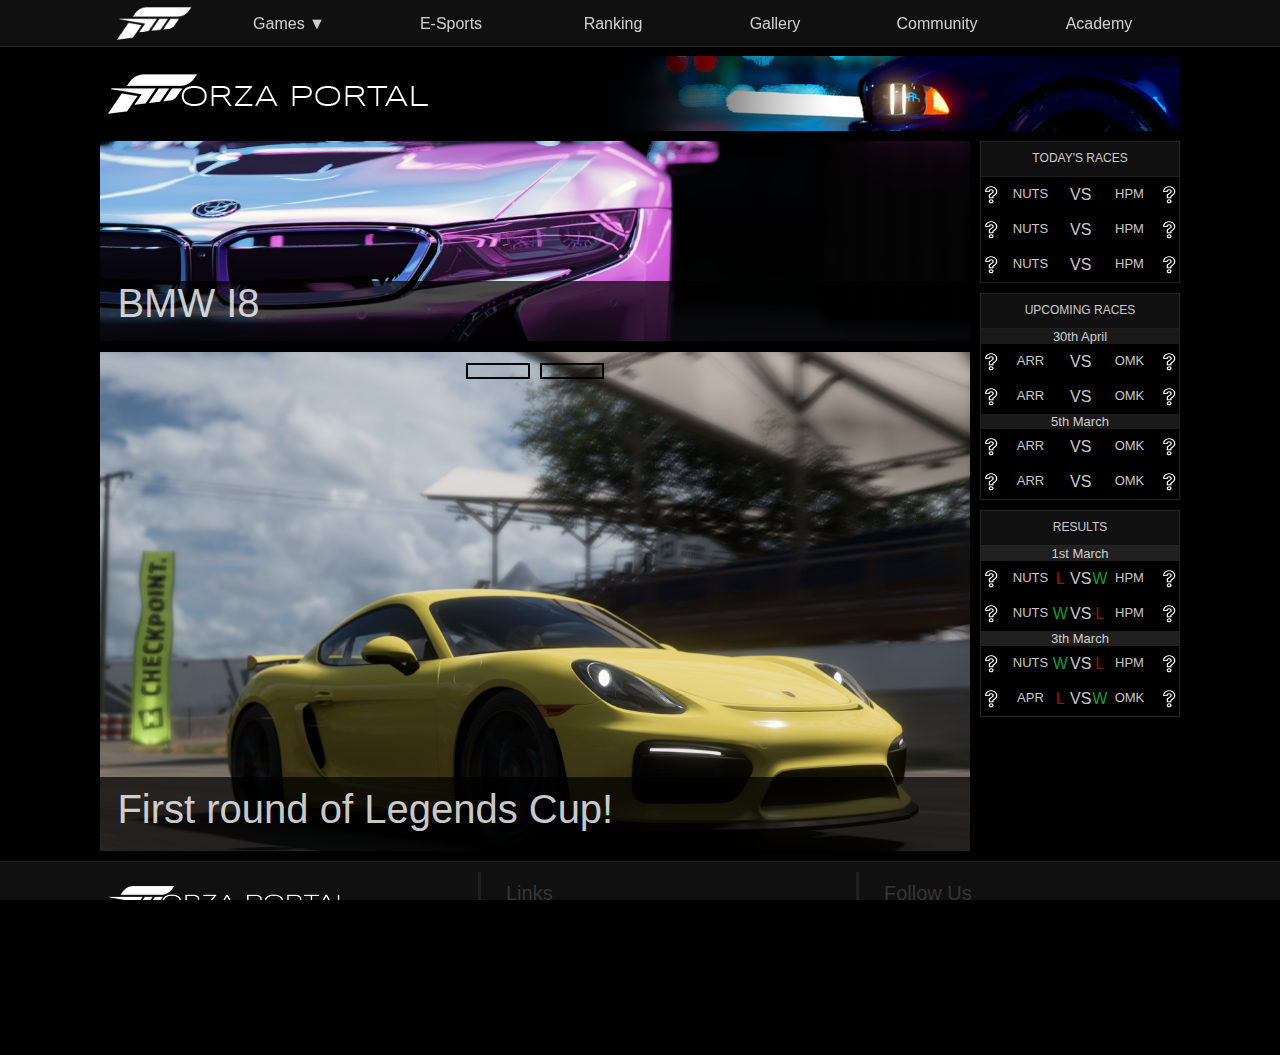
<file: index.html>
<!DOCTYPE html>
<html lang="en">
<head>
    <meta charset="UTF-8">
    <meta http-equiv="X-UA-Compatible" content="IE=edge">
    <meta name="viewport" content="width=device-width, initial-scale=1.0">
    <title>Forza-Portal</title>
    <link rel="icon" href="img/forzaicon.png">
    <link rel="stylesheet" href="footer.css">
    <link rel="stylesheet" href="style.css">
    <link rel="stylesheet" href="header.css">
    <style>
    
    </style>
</head>
<body>
    <div class="wrapper">
    <header class="header">
    <div class="header-main">
        <div class="header-top">
            <div class="logo">
                <a href="index.html">
                    <img class="logoW"src="img/Forzalogow.png" alt="logo">
                    
                </a>
            </div>
            <nav>
                <ul class="nav-top">
                    <li class="Games"><a class="Games-link"href="#">Games</a>
                    <ul class="Games-content">
                        <li><a class="head-link" href="Games/fh5.html">Forza Horizon 5</a></li>
                        <li><a class="head-link" href="Games/fh4.html">Forza Horizon 4</a></li>
                        <li><a class="head-link" href="Games/fh3.html">Forza Horizon 3</a></li>
                    </ul>
                    </li>
                    <li class="First-head"><a href="E-sports.html"><div>E-Sports</div></a></li>
                    <li class="Second-head"><a href="Ranking.html"><div>Ranking</div></a></li>
                    
                    <li class="Third-head"><a href="#"><div>Gallery</div></a></li>
                    <li class="Fourth-head"><a href="#"><div>Community</div></a></li>
                    <li class="Fifth-head"><a href="#"><div>Academy</div></a></li>
                </ul>
            </nav>
        </div>
    </div>
    </header>
    

    <div class="main">
        <div class="forza-portal-logo"><img src="img/forzaportal2.png" alt="portal-logo"></div>





        <div class="content">
            <div class="main-news">
                <a href="#"> 
                    <div class="newsop">
                    <img src="img/20220416162554_1.jpg" alt="">
                    </div>
                    <div class="newstext">
                    <div class="textop">
                    </div>
                    <div class="mainnewstext">BMW I8<div class="hidtext">Availeble now</div>
                    </div>
                    
                    </div>
                    
                </a>
                
            </div>
            
            <div class="slider">
                <div class="btns">
                    <div class="nav-slider">
                        <div class="btn1"></div>
                        <div class="btn2"></div>
                    </div>
                    <div class="man-slider">
                        <label for="radio1" class="man-btn"></label>
                        <label for="radio2" class="man-btn"></label>
                        
                    </div>
                </div>
                <div class="slides">
                <input type="radio" name="radio-btn" id="radio1">
                <input type="radio" name="radio-btn" id="radio2">
                
                
                <div class="second-news slide first">
                    <a href="#"> 
                        <div class="newsop2">
                            <img src="img/cayman.jpg" alt="">
                        </div>
                        <div class="newstext2">
                            <div class="textop2"></div>
                            <div class="mainnewstext2">First round of Legends Cup!<div class="hidtext2">Porsche Cayman GT4, You and Track! Click for info!</div></div>
                        </div>
                    </a> 
                </div>

                <div class="second-news">
                    <a href="#"> 
                        <div class="newsop2">
                            <img src="img/fiorgt3.jpg" alt="">
                        </div>
                        <div class="newstext2">
                            <div class="textop2"></div>
                            <div class="mainnewstext2">FIOR GT3 on fire!<div class="hidtext2">The next stage of FIOR GT3 starts this saturday!</div></div>
                        </div>
                    </a> 
                </div>
                
                
                </div>
                <script src="slider.js"></script>
            </div>
            
        </div>
        
        
    <div class="races">
        
        <div class="today"><a href="#">Today's races</a></div>
        <div class="today-matches">
            <div class="first-match-today">

                <div class="left-logo-match"><img src="img/teamlogo-white.png" alt="team-logo"></div>
                <div class="left-team-name"><a href="#">NUTS</a></div>
                <div class="versus">VS</div>
                <div class="right-logo-match"><img src="img/teamlogo-white.png" alt="team-logo"></div>
                <div class="right-team-name"><a href="#">HPM</a></div>

            </div>
            <div class="first-match-today">
                <div class="left-logo-match"><img src="img/teamlogo-white.png" alt="team-logo"></div>
                <div class="left-team-name"><a href="#">NUTS</a></div>
                <div class="versus">VS</div>
                <div class="right-logo-match"><img src="img/teamlogo-white.png" alt="team-logo"></div>
                <div class="right-team-name"><a href="#">HPM</a></div>
            </div>
            <div class="first-match-today">
                <div class="left-logo-match"><img src="img/teamlogo-white.png" alt="team-logo"></div>
                <div class="left-team-name"><a href="#">NUTS</a></div>
                <div class="versus">VS</div>
                <div class="right-logo-match"><img src="img/teamlogo-white.png" alt="team-logo"></div>
                <div class="right-team-name"><a href="#">HPM</a></div>
            </div>


        </div>
        <div class="upcoming"><a href="#">Upcoming races</a></div>
        <div class="upcoming-matches">
            <div class="first-up-match-date">30th April</div>
            <div class="first-upcoming-match">
                
                <div class="left-logo-match"><img src="img/teamlogo-white.png" alt="team-logo"></div>
                <div class="left-team-name"><a href="#">ARR</a></div>
                <div class="versus">VS</div>
                <div class="right-logo-match"><img src="img/teamlogo-white.png" alt="team-logo"></div>
                <div class="right-team-name"><a href="#">OMK</a></div>

                
            </div>
            
            <div class="first-upcoming-match">
                
                <div class="left-logo-match"><img src="img/teamlogo-white.png" alt="team-logo"></div>
                <div class="left-team-name"><a href="#">ARR</a></div>
                <div class="versus">VS</div>
                <div class="right-logo-match"><img src="img/teamlogo-white.png" alt="team-logo"></div>
                <div class="right-team-name"><a href="#">OMK</a></div>

                
            </div>
            <div class="first-up-match-date">5th March</div>
            <div class="first-upcoming-match">
                
                <div class="left-logo-match"><img src="img/teamlogo-white.png" alt="team-logo"></div>
                <div class="left-team-name"><a href="#">ARR</a></div>
                <div class="versus">VS</div>
                <div class="right-logo-match"><img src="img/teamlogo-white.png" alt="team-logo"></div>
                <div class="right-team-name"><a href="#">OMK</a></div>

                
            </div>
            <div class="first-upcoming-match">
                
                <div class="left-logo-match"><img src="img/teamlogo-white.png" alt="team-logo"></div>
                <div class="left-team-name"><a href="#">ARR</a></div>
                <div class="versus">VS</div>
                <div class="right-logo-match"><img src="img/teamlogo-white.png" alt="team-logo"></div>
                <div class="right-team-name"><a href="#">OMK</a></div>

                
            </div>

        </div>
        
        
    </div>
    <div class="results-main">
    <div class="results"><a href="#">Results</a></div>
    <div class="results-block">
        
        <div class="result-date">1st March</div>
        <div class="result">
            <div class="left-logo-result"><img src="img/teamlogo-white.png" alt="team-logo"></div>
            <div class="left-res-team-name"><a href="#">NUTS</a></div>
            <div class="lose">L</div>
            <!-- <div class="win">W</div> -->
            <div class="versus-results">VS</div>
            <div class="win">W</div>
            <div class="right-res-team-name"><a href="#">HPM</a></div>
            <div class="right-logo-result"><img src="img/teamlogo-white.png" alt="team-logo"></div>   
        </div>    
        <div class="result">  
            <div class="left-logo-result"><img src="img/teamlogo-white.png" alt="team-logo"></div>
            <div class="left-res-team-name"><a href="#">NUTS</a></div>
            <div class="win">W</div>
            <!-- <div class="lose">L</div> -->
            <div class="versus-results">VS</div>
            <div class="lose">L</div>
            <!-- <div class="win">W</div> -->
            <div class="right-res-team-name"><a href="#">HPM</a></div>
            <div class="right-logo-result"><img src="img/teamlogo-white.png" alt="team-logo"></div>
        </div> 
        <div class="result-date">3th March</div>   
        <div class="result">  
            <div class="left-logo-result"><img src="img/teamlogo-white.png" alt="team-logo"></div>
            <div class="left-res-team-name"><a href="#">NUTS</a></div>
            <div class="win">W</div>
            <!-- <div class="lose">L</div> -->
            <div class="versus-results">VS</div>
            <div class="lose">L</div>
            <!-- <div class="win">W</div> -->
            <div class="right-res-team-name"><a href="#">HPM</a></div>
            <div class="right-logo-result"><img src="img/teamlogo-white.png" alt="team-logo"></div>
        </div>        
        <div class="result">  
            <div class="left-logo-result"><img src="img/teamlogo-white.png" alt="team-logo"></div>
            <div class="left-res-team-name"><a href="#">APR</a></div>
            <!-- <div class="win">W</div> -->
            <div class="lose">L</div>
            <div class="versus-results">VS</div>
            <!-- <div class="lose">L</div> -->
            <div class="win">W</div>
            <div class="right-res-team-name"><a href="#">OMK</a></div>
            <div class="right-logo-result"><img src="img/teamlogo-white.png" alt="team-logo"></div>
        </div>      
    </div>
    </div>
    </div>
    <footer class="footer">
        <div class="footer-main">
            <div class="footer-first-block">
                <div class="footer-logo"><img src="img/FPlogo2.png" alt="FPlogo"></div>
                <div class="footer-description">ForzaPortal - a resource dedicated to the video games of the Forza series.</div>
                <div class="footer-copy">2022 Russia Saint-Petersburg, all rights reserved</div>
            </div>

            <div class="footer-second-block">
                <div class="footer-links">
                <div class="links">Links</div>
                <ul class="links-links">
                    <li><a href="index.html">Home</a></li>
                    <li><a href="#">Services</a></li>
                    <li><a href="#">About Us</a></li>
                    <li><a href="#">Features</a></li>
                    <li><a href="#">Contacts</a></li>
                </ul>
                </div>
            </div>

            <div class="socials">
                <div class="footer-socials">
                <div class="social">Follow Us</div>
                <ul  class="social-social">
                    <li><a href="#">Telegram</a></li>
                    <li><a href="#">Instagram</a></li>
                    <li><a href="#">Twitter</a></li>
                    <li><a href="#">VK</a></li>
                </ul>
                </div>

            </div>
        </div>
        
    </footer>
</div>

</body>

</html>
</file>
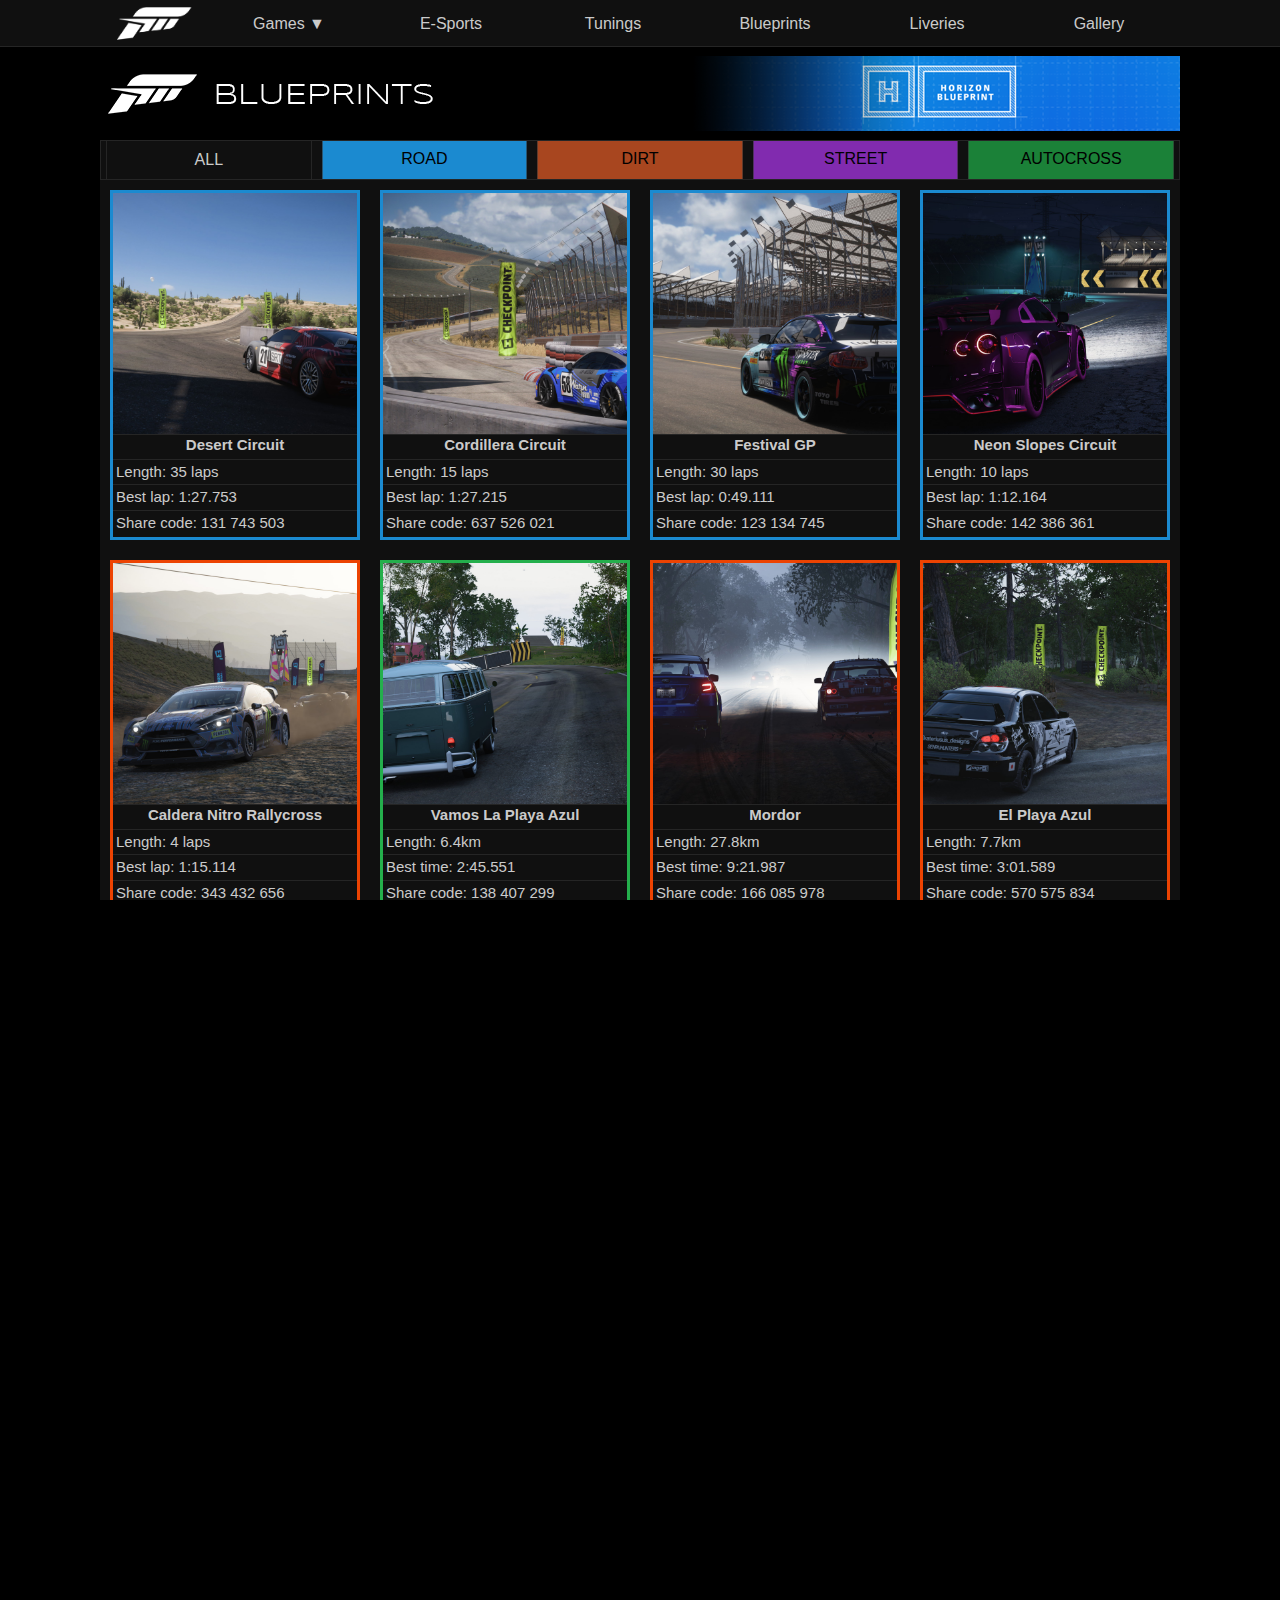
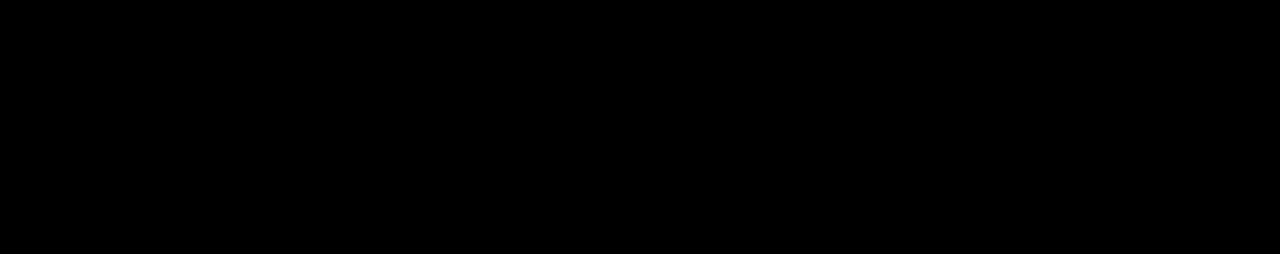
<file: Blueprints.html>
<!DOCTYPE html>
<html lang="en">
<head>
    <meta charset="UTF-8">
    <meta http-equiv="X-UA-Compatible" content="IE=edge">
    <meta name="viewport" content="width=device-width, initial-scale=1.0">
    <title>Forza-Portal</title>
    <link rel="icon" href="img/forzaicon.png">
    <link rel="stylesheet" href="blueprints.css">
    <link rel="stylesheet" href="footer.css">
    <link rel="stylesheet" href="header.css">
</head>
<body>
    <div class="wrapper">
    <header> 
    <div class="header-main">
        <div class="header-top">
            <div class="logo">
                <a href="index.html">
                    <img class="logoW"src="img/Forzalogow.png" alt="logo">
                    
                </a>
            </div>
            <nav>
                <ul class="nav-top">
                    <li class="Games"><a class="Games-link"href="#">Games</a>
                        <ul class="Games-content">
                            <li><a class="head-link" href="Games/fh5.html">Forza Horizon 5</a></li>
                            <li><a class="head-link" href="games/fh4.html">Forza Horizon 4</a></li>
                            <li><a class="head-link" href="Games/fh3.html">Forza Horizon 3</a></li>
                        </ul>
                        </li>
                    <li class="First-head"><a href="E-sports.html"><div>E-Sports</div></a></li>
                    <li class="Second-head"><a href="#"><div>Tunings</div></a></li>
                    <li class="Third-head"><a href="Blueprints.html"><div>Blueprints</div></a></li>
                    <li class="Fourth-head"><a href="#"><div>Liveries</div></a></li>
                    <li class="Fifth-head"><a href="#"><div>Gallery</div></a></li>
                    
                    
                </ul>
            </nav>
        </div>
    </div>
    </header>
    

    <div class="main">
        
        <div class="forza-portal-logo"><img src="img/bleuprintslog.png" alt=""></div>

        <div class="content">
            <nav class="filterNav">
                <ul>
                    <li data-f="all" class="text-all">ALL</li>
                    <li data-f="road" class="text-road">ROAD</li>
                    <li data-f="dirt" class="text-dirt">DIRT</li>
                    <li data-f="street" class="text-street">STREET</li>
                    <li data-f="autocross" class="text-autocross">AUTOCROSS</li>
                </ul>
            </nav>
            
            <div class="block-blueprints">
                <div class="blueprint box road">
                    <div class="track-block">
                        <a class="track-block-link" href="#">
                        <div class="track-img"><img src="img\deser-circuit.jpg" alt="track-img"></div>
                        <div class="track-info-block">
                            <div class="track-name"><a class="track-name"href="#">Desert Circuit</a></div>
                            <div class="track-length">Length: 35 laps</div>
                            <div class="track-time">Best lap: 1:27.753</div>
                            <div class="track-share-code">Share code: 131 743 503</div>
                        </div>
                        </a>
                    </div>
                </div>
                <div class="blueprint box road">
                    <div class="track-block">
                        <a class="track-block-link" href="#">
                        <div class="track-img"><img src="img\Cordillera-Circuit.jpg" alt="track-img"></div>
                        <div class="track-info-block">
                            <div class="track-name"><a class="track-name"href="#">Cordillera Circuit</a></div>
                            <div class="track-length">Length: 15 laps</div>
                            <div class="track-time">Best lap: 1:27.215</div>
                            <div class="track-share-code">Share code: 637 526 021</div>
                        </div>
                        </a>
                    </div>
                </div>
                <div class="blueprint box road">
                    <div class="track-block">
                        <a class="track-block-link" href="#">
                        <div class="track-img"><img src="img\festival.jpg" alt="track-img"></div>
                        <div class="track-info-block">
                            <div class="track-name"><a class="track-name"href="#">Festival GP</a></div>
                            <div class="track-length">Length: 30 laps</div>
                            <div class="track-time">Best lap: 0:49.111</div>
                            <div class="track-share-code">Share code: 123 134 745</div>
                        </div>
                        </a>
                    </div>
                </div>
                <div class="blueprint box road">
                    <div class="track-block">
                        <a class="track-block-link" href="#">
                        <div class="track-img"><img src="img\Neon-Slopes-Circuit.jpg" alt="track-img"></div>
                        <div class="track-info-block">
                            <div class="track-name"><a class="track-name"href="#">Neon Slopes Circuit</a></div>
                            <div class="track-length">Length: 10 laps</div>
                            <div class="track-time">Best lap: 1:12.164</div>
                            <div class="track-share-code">Share code: 142 386 361</div>
                        </div>
                        </a>
                    </div>
                </div>
                <div class="blueprint box dirt">
                    <div class="track-block">
                        <a class="track-block-link" href="#">
                        <div class="track-img"><img src="img\caldera-rally.jpg" alt="track-img"></div>
                        <div class="track-info-block">
                            <div class="track-name"><a class="track-name"href="#">Caldera Nitro Rallycross</a></div>
                            <div class="track-length">Length: 4 laps</div>
                            <div class="track-time">Best lap: 1:15.114</div>
                            <div class="track-share-code">Share code: 343 432 656</div>
                        </div>
                        </a>
                    </div>
                </div>
                <div class="blueprint box autocross">
                    <div class="track-block">
                        <a class="track-block-link" href="#">
                        <div class="track-img"><img src="img\vamos.jpg" alt="track-img"></div>
                        <div class="track-info-block">
                            <div class="track-name"><a class="track-name"href="#">Vamos La Playa Azul</a></div>
                            <div class="track-length">Length: 6.4km</div>
                            <div class="track-time">Best time: 2:45.551</div>
                            <div class="track-share-code">Share code: 138 407 299</div>
                        </div>
                        </a>
                    </div>
                </div>
                <div class="blueprint box dirt">
                    <div class="track-block">
                        <a class="track-block-link" href="#">
                        <div class="track-img"><img src="img\mordor.jpg" alt="track-img"></div>
                        <div class="track-info-block">
                            <div class="track-name"><a class="track-name"href="#">Mordor</a></div>
                            <div class="track-length">Length: 27.8km</div>
                            <div class="track-time">Best time: 9:21.987</div>
                            <div class="track-share-code">Share code: 166 085 978</div>
                        </div>
                        </a>
                    </div>
                </div>
                <div class="blueprint box dirt">
                    <div class="track-block">
                        <a class="track-block-link" href="#">
                        <div class="track-img"><img src="img\El-Playa-Azul.jpg" alt="track-img"></div>
                        <div class="track-info-block">
                            <div class="track-name"><a class="track-name"href="#">El Playa Azul</a></div>
                            <div class="track-length">Length: 7.7km</div>
                            <div class="track-time">Best time: 3:01.589</div>
                            <div class="track-share-code">Share code: 570 575 834</div>
                        </div>
                        </a>
                    </div>
                </div>
                <div class="blueprint box road">
                    <div class="track-block">
                        <a class="track-block-link" href="#">
                        <div class="track-img"><img src="img\airfield.jpg" alt="track-img"></div>
                        <div class="track-info-block">
                            <div class="track-name"><a class="track-name"href="#">Airfield Grand Prix</a></div>
                            <div class="track-length">Length: 4 laps</div>
                            <div class="track-time">Best lap: 0:48.886</div>
                            <div class="track-share-code">Share code: 347 869 412</div>
                        </div>
                        </a>
                    </div>
                </div>
                <div class="blueprint box road">
                    <div class="track-block">
                        <a class="track-block-link" href="#">
                        <div class="track-img"><img src="img\runway (2).jpg" alt="track-img"></div>
                        <div class="track-info-block">
                            <div class="track-name"><a class="track-name"href="#">Runway Speedway</a></div>
                            <div class="track-length">Length: 3 laps</div>
                            <div class="track-time">Best lap: 1:40.349</div>
                            <div class="track-share-code">Share code: 986 016 172</div>
                        </div>
                        </a>
                    </div>
                </div>
                <div class="blueprint box road">
                    <div class="track-block">
                        <a class="track-block-link" href="#">
                        <div class="track-img"><img src="img\carbon.jpg" alt="track-img"></div>
                        <div class="track-info-block">
                            <div class="track-name"><a class="track-name"href="#">Karbon Canyon Sprint</a></div>
                            <div class="track-length">Length: 15.1km</div>
                            <div class="track-time">Best time: 6:12.613</div>
                            <div class="track-share-code">Share code: 674 504 538</div>
                        </div>
                        </a>
                    </div>
                </div>
                <div class="blueprint box dirt">
                    <div class="track-block">
                        <a class="track-block-link" href="#">
                        <div class="track-img"><img src="img\Jungle_Cruise.jpg" alt="track-img"></div>
                        <div class="track-info-block">
                            <div class="track-name"><a class="track-name"href="#">Jungle Cruise</a></div>
                            <div class="track-length">Length: 16km</div>
                            <div class="track-time">Best time: 2:14.712</div>
                            <div class="track-share-code">Share code: 131 665 953</div>
                        </div>
                        </a>
                    </div>
                </div>
                <div class="blueprint box dirt">
                    <div class="track-block">
                        <a class="track-block-link" href="#">
                        <div class="track-img"><img src="img\airfield-rally.jpg" alt="track-img"></div>
                        <div class="track-info-block">
                            <div class="track-name"><a class="track-name"href="#">Airfield Nitro Rallycross</a></div>
                            <div class="track-length">Length: 3laps</div>
                            <div class="track-time">Best laps: 1:09.398</div>
                            <div class="track-share-code">Share code: 607 705 074</div>
                        </div>
                        </a>
                    </div>
                </div>
            </div>
        </div>
    </div>
    
    



    <footer class="footer">
        <div class="footer-main">
            <div class="footer-first-block">
                <div class="footer-logo"><img src="img/FPlogo2.png" alt="FPlogo"></div>
                <div class="footer-description">ForzaPortal - a resource dedicated to the video games of the Forza series.</div>
                <div class="footer-copy">2022 Russia Saint-Petersburg, all rights reserved</div>
            </div>

            <div class="footer-second-block">
                <div class="footer-links">
                <div class="links">Links</div>
                <ul class="links-links">
                    <li><a href="index.html">Home</a></li>
                    <li><a href="#">Services</a></li>
                    <li><a href="#">About Us</a></li>
                    <li><a href="#">Features</a></li>
                    <li><a href="#">Contacts</a></li>
                </ul>
                </div>
            </div>

            <div class="socials">
                <div class="footer-socials">
                <div class="social">Follow Us</div>
                <ul  class="social-social">
                    <li><a href="#">Telegram</a></li>
                    <li><a href="#">Instagram</a></li>
                    <li><a href="#">Twitter</a></li>
                    <li><a href="#">VK</a></li>
                </ul>
                </div>

            </div>
        </div>
        
    </footer>
</div>
<script src="filter.js"></script>
</body>
</html>
</file>
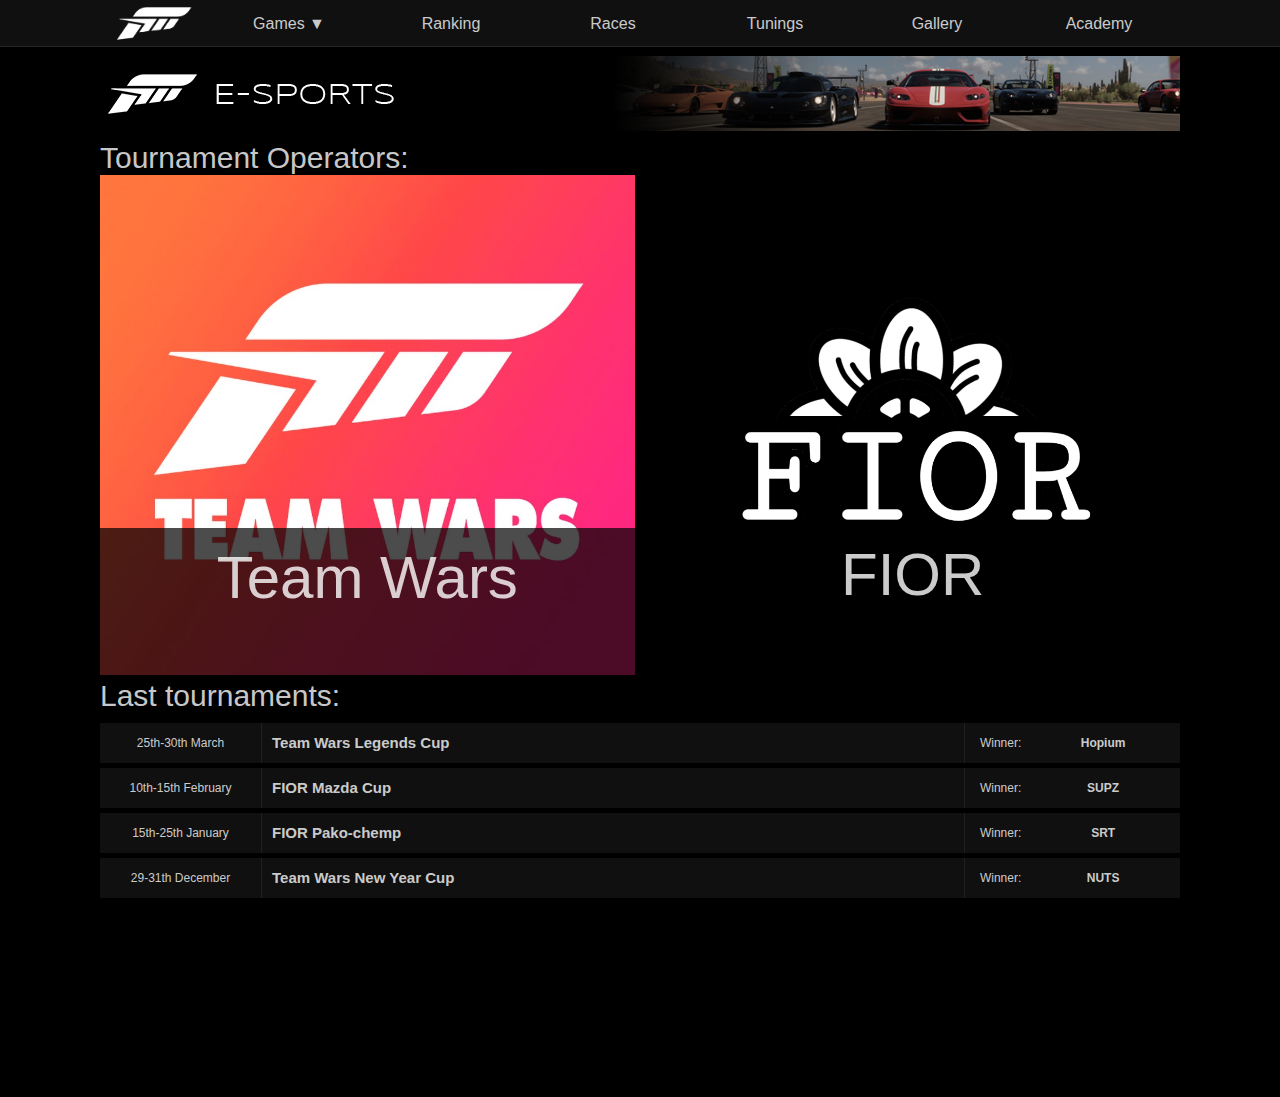
<file: E-sports.html>
<!DOCTYPE html>
<html lang="en">
<head>
    <meta charset="UTF-8">
    <meta http-equiv="X-UA-Compatible" content="IE=edge">
    <meta name="viewport" content="width=device-width, initial-scale=1.0">
    <title>Forza-Portal</title>
    <link rel="icon" href="img/forzaicon.png">
    <link rel="stylesheet" href="footer.css">
    <link rel="stylesheet" href="e-sport.css">
    <link rel="stylesheet" href="header.css">
</head>
<body>
    <div class="wrapper">
    <header> 
    <div class="header-main">
        <div class="header-top">
            <div class="logo">
                <a href="index.html">
                    <img class="logoW"src="img/Forzalogow.png" alt="logo">
                    
                </a>
            </div>
            <nav>
                <ul class="nav-top">
                    <li class="Games"><a class="Games-link"href="#">Games</a>
                        <ul class="Games-content">
                            <li><a class="head-link" href="Games/fh5.html">Forza Horizon 5</a></li>
                            <li><a class="head-link" href="Games/fh4.html">Forza Horizon 4</a></li>
                            <li><a class="head-link" href="Games/fh3.html">Forza Horizon 3</a></li>
                        </ul>
                        </li>
                    <li class="First-head"><a href="Ranking.html"><div>Ranking</div></a></li>
                    <li class="Second-head"><a href="#"><div>Races</div></a></li>
                    <li class="Third-head"><a href="#"><div>Tunings</div></a></li>
                    <li class="Fourth-head"><a href="#"><div>Gallery</div></a></li>
                    
                    <li class="Fifth-head"><a href="#"><div>Academy</div></a></li>
                </ul>
            </nav>
        </div>
    </div>
    </header>
    

    <div class="main">
        <div class="forza-portal-logo"><img src="img/E-SPORTSLOG.png" alt="portal-logo"></div>
        <div class="tournament-operators">Tournament Operators:</div>




        <div class="content">
            <div class="Team-Wars">
                <a href="#"> 
                    <div class="newsop">
                    <img src="img/tw.jpg" alt="">
                    </div>
                    <div class="newstext">
                    <div class="textop">
                    </div>
                    <div class="mainnewstext">Team Wars<div class="hidtext">Forza Team Wars is your best stop to get bumper to bumper, side by side racing in the Forza Series.</div>
                    </div>
                    
                    </div>
                    
                </a>
                
            </div>
            <div class="FIOR">
                <a href="#"> 
                    <div class="newsop">
                    <img src="img/FIOR.png" alt="">
                    </div>
                    <div class="newstext">
                    <div class="textop">
                    </div>
                    <div class="mainnewstext">FIOR<div class="hidtext">Cringe</div>
                    </div>
                    </div>
                </a>
            </div>
            <div class="last-tournaments-block">
                <div class="last-tournaments-head">Last tournaments:</div>
                <div class="last-tournament-main">
                    <div class="last-tournament">
                        <div class="date">25th-30th March</div>
                        <div class="tournament-name"><a class="tournament-name"href="#"> Team Wars Legends Cup</a></div>
                        <div class="winner"><div class="win-txt">Winner: </div><div class="win-name">Hopium</div></div>
                    </div>
                    <div class="last-tournament">
                        <div class="date">10th-15th February</div>
                        <div class="tournament-name"><a class="tournament-name"href="#">FIOR Mazda Cup</a></div>
                        <div class="winner"><div class="win-txt">Winner: </div><div class="win-name">SUPZ</div></div>
                    </div>
                    <div class="last-tournament">
                        <div class="date">15th-25th January</div>
                        <div class="tournament-name"><a class="tournament-name"href="#">FIOR Pako-chemp</a></div>
                        <div class="winner"><div class="win-txt">Winner: </div><div class="win-name">SRT</div></div>
                    </div>
                    <div class="last-tournament">
                        <div class="date">29-31th December</div>
                        <div class="tournament-name"><a class="tournament-name"href="#">Team Wars New Year Cup</a></div>
                        <div class="winner"><div class="win-txt">Winner: </div><div class="win-name">NUTS</div></div>
                    </div>
                </div>
                
            </div>
        </div>
    </div>
    <footer class="footer">
        <div class="footer-main">
            <div class="footer-first-block">
                <div class="footer-logo"><img src="img/FPlogo2.png" alt="FPlogo"></div>
                <div class="footer-description">ForzaPortal - a resource dedicated to the video games of the Forza series.</div>
                <div class="footer-copy">2022 Russia Saint-Petersburg, all rights reserved</div>
            </div>

            <div class="footer-second-block">
                <div class="footer-links">
                <div class="links">Links</div>
                <ul class="links-links">
                    <li><a href="index.html">Home</a></li>
                    <li><a href="#">Services</a></li>
                    <li><a href="#">About Us</a></li>
                    <li><a href="#">Features</a></li>
                    <li><a href="#">Contacts</a></li>
                </ul>
                </div>
            </div>

            <div class="socials">
                <div class="footer-socials">
                <div class="social">Follow Us</div>
                <ul  class="social-social">
                    <li><a href="#">Telegram</a></li>
                    <li><a href="#">Instagram</a></li>
                    <li><a href="#">Twitter</a></li>
                    <li><a href="#">VK</a></li>
                </ul>
                </div>

            </div>
        </div>
        
    </footer>
</div>
</body>
    
</html>
</file>
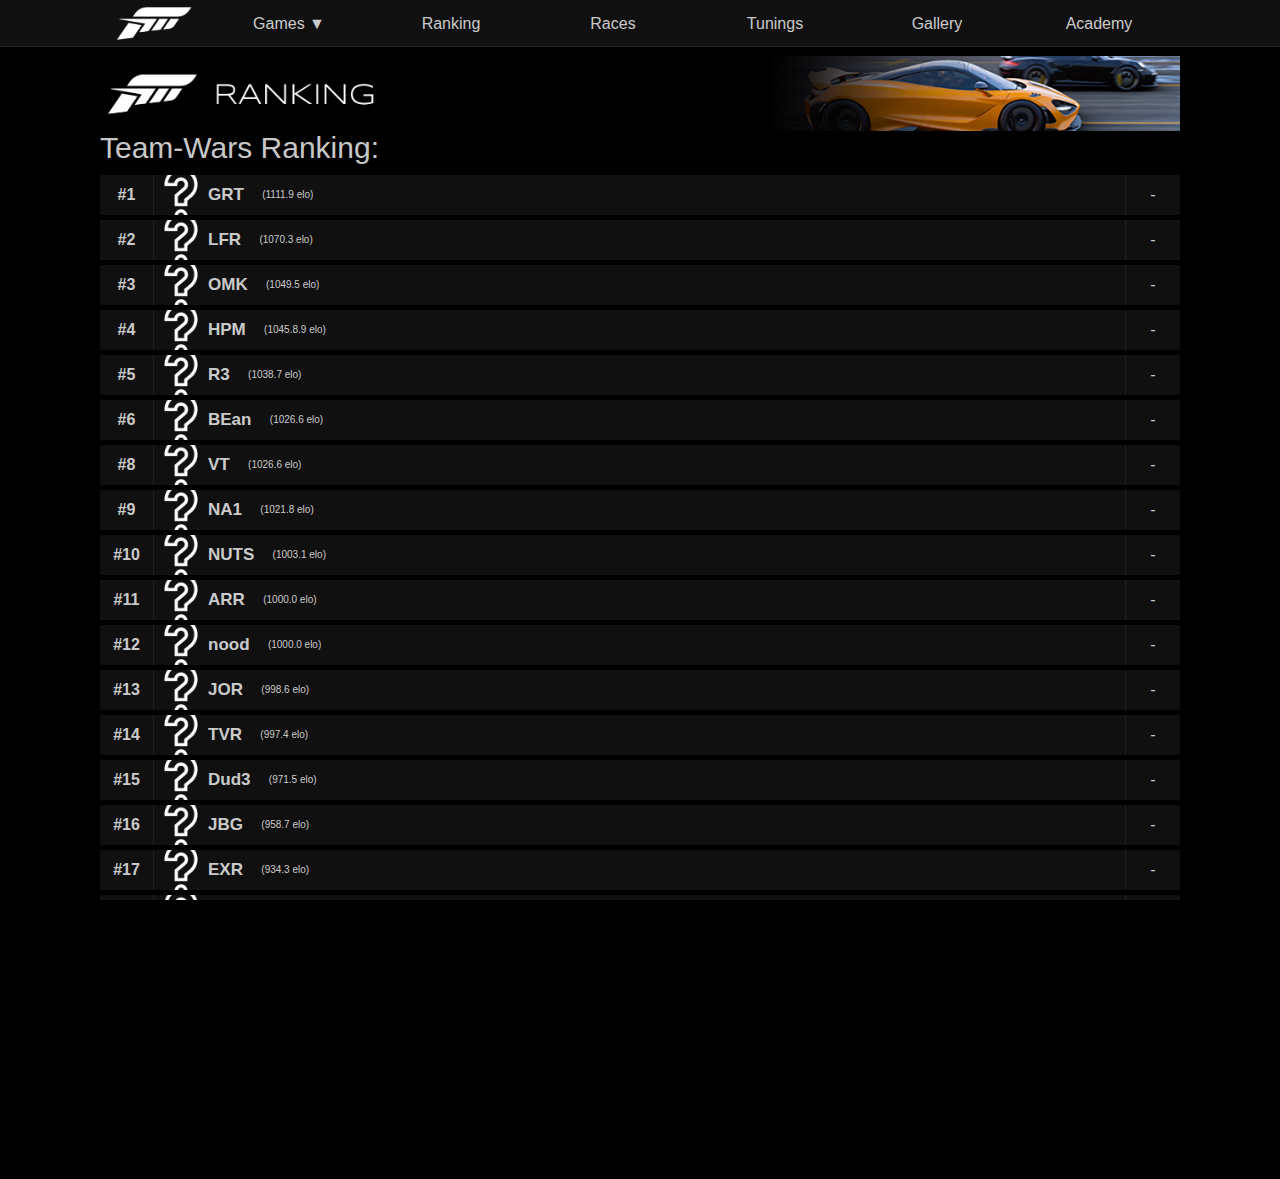
<file: Ranking.html>
<!DOCTYPE html>
<html lang="en">
<head>
    <meta charset="UTF-8">
    <meta http-equiv="X-UA-Compatible" content="IE=edge">
    <meta name="viewport" content="width=device-width, initial-scale=1.0">
    <title>Forza-Portal</title>
    <link rel="icon" href="img/forzaicon.png">
    <link rel="stylesheet" href="footer.css">
    <link rel="stylesheet" href="Ranking.css">
    <link rel="stylesheet" href="header.css">
</head>
<body>
    <div class="wrapper">
    <header> 
    <div class="header-main">
        <div class="header-top">
            <div class="logo">
                <a href="index.html">
                    <img class="logoW"src="img/Forzalogow.png" alt="logo">
                    
                </a>
            </div>
            <nav>
                <ul class="nav-top">
                    <li class="Games"><a class="Games-link"href="#">Games</a>
                        <ul class="Games-content">
                            <li><a class="head-link" href="Games/fh5.html">Forza Horizon 5</a></li>
                            <li><a class="head-link" href="Games/fh4.html">Forza Horizon 4</a></li>
                            <li><a class="head-link" href="Games/fh3.html">Forza Horizon 3</a></li>
                        </ul>
                        </li>
                    <li class="First-head"><a href="#"><div>Ranking</div></a></li>
                    <li class="Second-head"><a href="#"><div>Races</div></a></li>
                    <li class="Third-head"><a href="#"><div>Tunings</div></a></li>
                    <li class="Fourth-head"><a href="#"><div>Gallery</div></a></li>
                    
                    <li class="Fifth-head"><a href="#"><div>Academy</div></a></li>
                </ul>
            </nav>
        </div>
    </div>
    </header>
    

    <div class="main">
        <div class="forza-portal-logo"><img src="img/ranking.png" alt="portal-logo"></div>
        




        <div class="content">
            
            <div class="Team-Wars-block">
                <div class="Team-Wars-head">Team-Wars Ranking:</div>
                <div class="Team-Wars-main">
                    <div class="Team-Wars-ranking-box">
                        <a class="Team-Wars-ranking-box"href="#">
                            <div class="position">#1</div>
                            <div class="team-logo"><img src="img/teamlogo-white.png" alt="logo"></div>
                            <div class="team-name"><div class="name"> GRT</div><div class="elo">(1111.9 elo)</div>  </div>
                            <div class="pos-change">-</div>  
                        </a>
                    </div>
                    <div class="Team-Wars-ranking-box">
                        <a class="Team-Wars-ranking-box"href="#">
                            <div class="position">#2</div>
                            <div class="team-logo"><img src="img/teamlogo-white.png" alt="logo"></div>
                            <div class="team-name"><div class="name"> LFR</div><div class="elo">(1070.3 elo)</div>  </div>
                            <div class="pos-change">-</div>  
                        </a>
                    </div>
                    <div class="Team-Wars-ranking-box">
                        <a class="Team-Wars-ranking-box"href="#">
                            <div class="position">#3</div>
                            <div class="team-logo"><img src="img/teamlogo-white.png" alt="logo"></div>
                            <div class="team-name"><div class="name"> OMK</div><div class="elo">(1049.5 elo)</div>  </div>
                            <div class="pos-change">-</div>  
                        </a>
                    </div>
                    <div class="Team-Wars-ranking-box">
                        <a class="Team-Wars-ranking-box"href="#">
                            <div class="position">#4</div>
                            <div class="team-logo"><img src="img/teamlogo-white.png" alt="logo"></div>
                            <div class="team-name"><div class="name"> HPM</div><div class="elo">(1045.8.9 elo)</div>  </div>
                            <div class="pos-change">-</div>  
                        </a>
                    </div>
                    <div class="Team-Wars-ranking-box">
                        <a class="Team-Wars-ranking-box"href="#">
                            <div class="position">#5</div>
                            <div class="team-logo"><img src="img/teamlogo-white.png" alt="logo"></div>
                            <div class="team-name"><div class="name"> R3</div><div class="elo">(1038.7 elo)</div>  </div>
                            <div class="pos-change">-</div>  
                        </a>
                    </div>
                    <div class="Team-Wars-ranking-box">
                        <a class="Team-Wars-ranking-box"href="#">
                            <div class="position">#6</div>
                            <div class="team-logo"><img src="img/teamlogo-white.png" alt="logo"></div>
                            <div class="team-name"><div class="name"> BEan</div><div class="elo">(1026.6 elo)</div>  </div>
                            <div class="pos-change">-</div>  
                        </a>
                    </div>
                    <div class="Team-Wars-ranking-box">
                        <a class="Team-Wars-ranking-box"href="#">
                            <div class="position">#8</div>
                            <div class="team-logo"><img src="img/teamlogo-white.png" alt="logo"></div>
                            <div class="team-name"><div class="name"> VT</div><div class="elo">(1026.6 elo)</div>  </div>
                            <div class="pos-change">-</div>  
                        </a>
                    </div>
                    <div class="Team-Wars-ranking-box">
                        <a class="Team-Wars-ranking-box"href="#">
                            <div class="position">#9</div>
                            <div class="team-logo"><img src="img/teamlogo-white.png" alt="logo"></div>
                            <div class="team-name"><div class="name"> NA1</div><div class="elo">(1021.8 elo)</div>  </div>
                            <div class="pos-change">-</div>  
                        </a>
                    </div>
                    <div class="Team-Wars-ranking-box">
                        <a class="Team-Wars-ranking-box"href="#">
                            <div class="position">#10</div>
                            <div class="team-logo"><img src="img/teamlogo-white.png" alt="logo"></div>
                            <div class="team-name"><div class="name"> NUTS</div><div class="elo">(1003.1 elo)</div>  </div>
                            <div class="pos-change">-</div>  
                        </a>
                    </div>
                    <div class="Team-Wars-ranking-box">
                        <a class="Team-Wars-ranking-box"href="#">
                            <div class="position">#11</div>
                            <div class="team-logo"><img src="img/teamlogo-white.png" alt="logo"></div>
                            <div class="team-name"><div class="name"> ARR</div><div class="elo">(1000.0 elo)</div>  </div>
                            <div class="pos-change">-</div>  
                        </a>
                    </div>
                    <div class="Team-Wars-ranking-box">
                        <a class="Team-Wars-ranking-box"href="#">
                            <div class="position">#12</div>
                            <div class="team-logo"><img src="img/teamlogo-white.png" alt="logo"></div>
                            <div class="team-name"><div class="name"> nood</div><div class="elo">(1000.0 elo)</div>  </div>
                            <div class="pos-change">-</div>  
                        </a>
                    </div>
                    <div class="Team-Wars-ranking-box">
                        <a class="Team-Wars-ranking-box"href="#">
                            <div class="position">#13</div>
                            <div class="team-logo"><img src="img/teamlogo-white.png" alt="logo"></div>
                            <div class="team-name"><div class="name"> JOR</div><div class="elo">(998.6 elo)</div>  </div>
                            <div class="pos-change">-</div>  
                        </a>
                    </div>
                    <div class="Team-Wars-ranking-box">
                        <a class="Team-Wars-ranking-box"href="#">
                            <div class="position">#14</div>
                            <div class="team-logo"><img src="img/teamlogo-white.png" alt="logo"></div>
                            <div class="team-name"><div class="name"> TVR</div><div class="elo">(997.4 elo)</div>  </div>
                            <div class="pos-change">-</div>  
                        </a>
                    </div>
                    <div class="Team-Wars-ranking-box">
                        <a class="Team-Wars-ranking-box"href="#">
                            <div class="position">#15</div>
                            <div class="team-logo"><img src="img/teamlogo-white.png" alt="logo"></div>
                            <div class="team-name"><div class="name"> Dud3</div><div class="elo">(971.5 elo)</div>  </div>
                            <div class="pos-change">-</div>  
                        </a>
                    </div>
                    <div class="Team-Wars-ranking-box">
                        <a class="Team-Wars-ranking-box"href="#">
                            <div class="position">#16</div>
                            <div class="team-logo"><img src="img/teamlogo-white.png" alt="logo"></div>
                            <div class="team-name"><div class="name"> JBG</div><div class="elo">(958.7 elo)</div>  </div>
                            <div class="pos-change">-</div>  
                        </a>
                    </div>
                    <div class="Team-Wars-ranking-box">
                        <a class="Team-Wars-ranking-box"href="#">
                            <div class="position">#17</div>
                            <div class="team-logo"><img src="img/teamlogo-white.png" alt="logo"></div>
                            <div class="team-name"><div class="name"> EXR</div><div class="elo">(934.3 elo)</div>  </div>
                            <div class="pos-change">-</div>  
                        </a>
                    </div>
                    <div class="Team-Wars-ranking-box">
                        <a class="Team-Wars-ranking-box"href="#">
                            <div class="position">#18</div>
                            <div class="team-logo"><img src="img/teamlogo-white.png" alt="logo"></div>
                            <div class="team-name"><div class="name"> TMRV</div><div class="elo">(913.5 elo)</div>  </div>
                            <div class="pos-change">-</div>  
                        </a>
                    </div>
                    <div class="Team-Wars-ranking-box">
                        <a class="Team-Wars-ranking-box"href="#">
                            <div class="position">#19</div>
                            <div class="team-logo"><img src="img/teamlogo-white.png" alt="logo"></div>
                            <div class="team-name"><div class="name"> FID</div><div class="elo">(909.1 elo)</div>  </div>
                            <div class="pos-change">-</div>  
                        </a>
                    </div>
                    
                </div>
                
            </div>
        </div>
    </div>
    <footer class="footer">
        <div class="footer-main">
            <div class="footer-first-block">
                <div class="footer-logo"><img src="img/FPlogo2.png" alt="FPlogo"></div>
                <div class="footer-description">ForzaPortal - a resource dedicated to the video games of the Forza series.</div>
                <div class="footer-copy">2022 Russia Saint-Petersburg, all rights reserved</div>
            </div>

            <div class="footer-second-block">
                <div class="footer-links">
                <div class="links">Links</div>
                <ul class="links-links">
                    <li><a href="index.html">Home</a></li>
                    <li><a href="#">Services</a></li>
                    <li><a href="#">About Us</a></li>
                    <li><a href="#">Features</a></li>
                    <li><a href="#">Contacts</a></li>
                </ul>
                </div>
            </div>

            <div class="socials">
                <div class="footer-socials">
                <div class="social">Follow Us</div>
                <ul  class="social-social">
                    <li><a href="#">Telegram</a></li>
                    <li><a href="#">Instagram</a></li>
                    <li><a href="#">Twitter</a></li>
                    <li><a href="#">VK</a></li>
                </ul>
                </div>

            </div>
        </div>
        
    </footer>
</div>
</body>
    
</html>
</file>
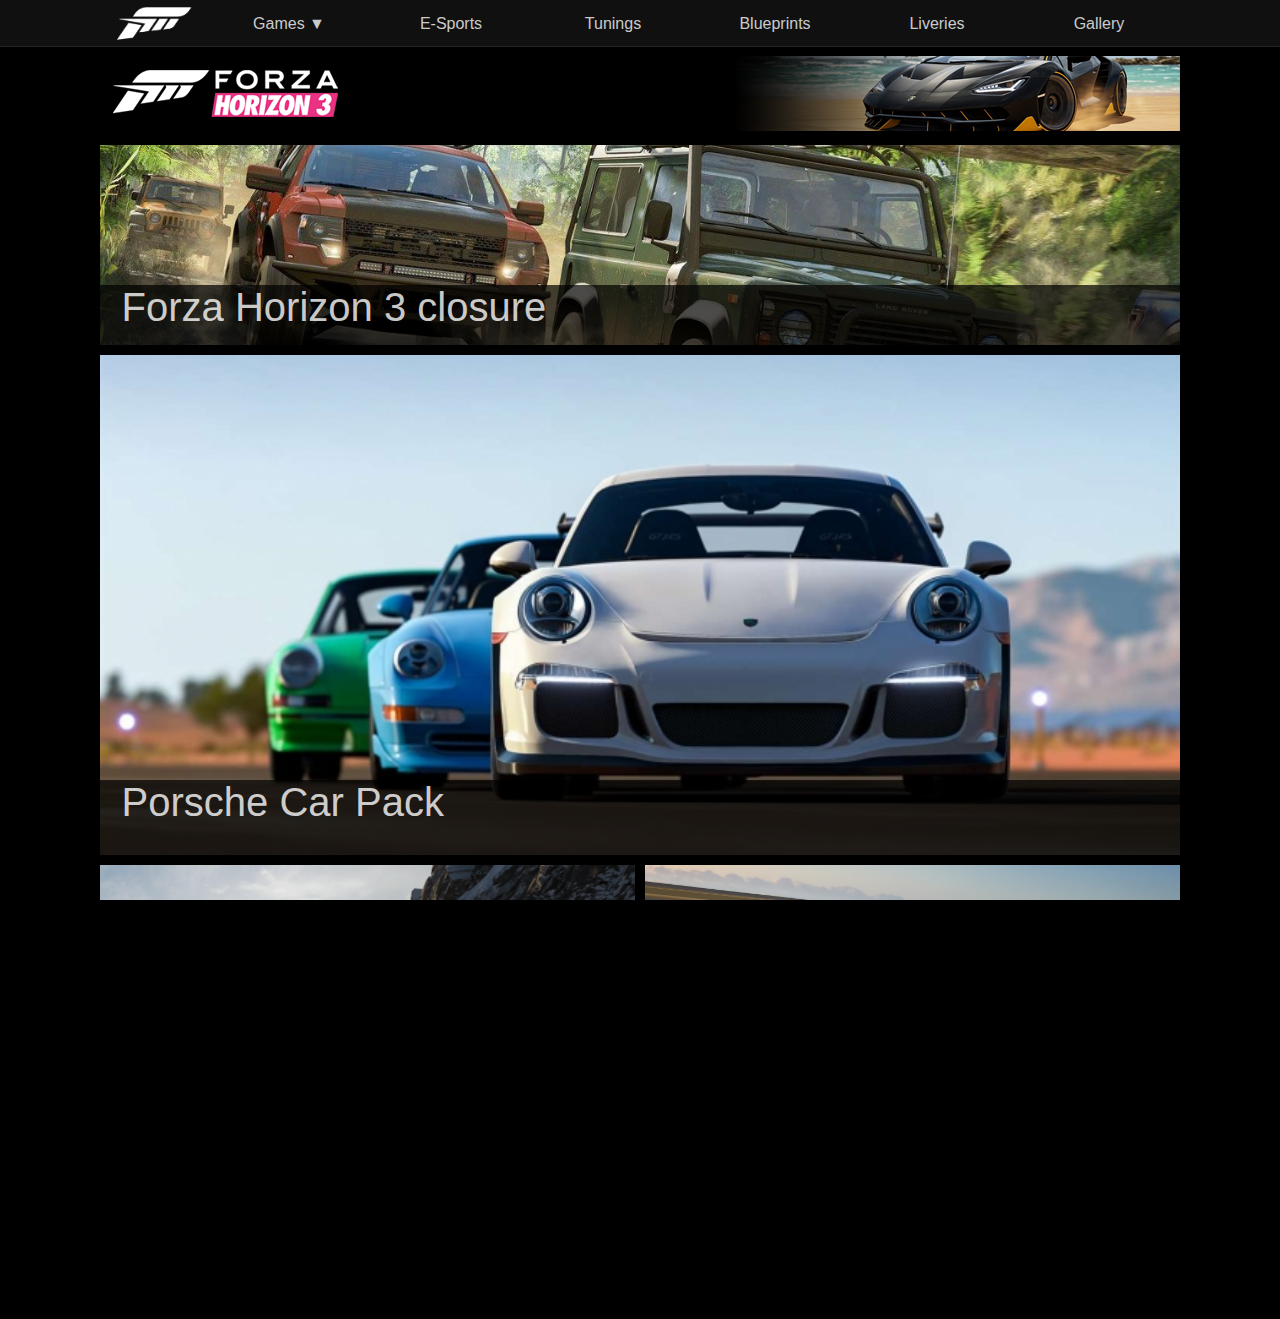
<file: Games/fh3.html>
<!DOCTYPE html>
<html lang="en">
<head>
    <meta charset="UTF-8">
    <meta http-equiv="X-UA-Compatible" content="IE=edge">
    <meta name="viewport" content="width=device-width, initial-scale=1.0">
    <title>Forza-Portal</title>
    <link rel="icon" href="../img/forzaicon.png">
    <link rel="stylesheet" href="fh3.css">
    <link rel="stylesheet" href="../footer.css">
    <link rel="stylesheet" href="../header.css">
</head>
<body>
    <div class="wrapper">
    <header> 
    <div class="header-main">
        <div class="header-top">
            <div class="logo">
                <a href="../index.html">
                    <img class="logoW"src="../img/Forzalogow.png" alt="logo">
                    
                </a>
            </div>
            <nav>
                <ul class="nav-top">
                    <li class="Games"><a class="Games-link"href="#">Games</a>
                        <ul class="Games-content">
                            <li><a class="head-link" href="fh5.html">Forza Horizon 5</a></li>
                            <li><a class="head-link" href="fh4.html">Forza Horizon 4</a></li>
                            <li><a class="head-link" href="fh3.html">Forza Horizon 3</a></li>
                        </ul>
                        </li>
                    <li class="First-head"><a href="../E-sports.html"><div>E-Sports</div></a></li>
                    <li class="Second-head"><a href="#"><div>Tunings</div></a></li>
                    <li class="Third-head"><a href="../Blueprints.html"><div>Blueprints</div></a></li>
                    <li class="Fourth-head"><a href="#"><div>Liveries</div></a></li>
                    <li class="Fifth-head"><a href="#"><div>Gallery</div></a></li>
                    
                    
                </ul>
            </nav>
        </div>
    </div>
    </header>
    

    <div class="main">
        
        <div class="forza-portal-logo"><img src="../img/fh3logomain.png" alt=""></div>

        <div class="content">
            <div class="main-news">
                <a href="#"> 
                    <div class="newsop">
                    <img src="../img/fh3end.jpg" alt="fh3end">
                    </div>
                    <div class="newstext">
                    <div class="textop">
                    </div>
                    <div class="mainnewstext">Forza Horizon 3 closure<div class="hidtext">On September 27, 2020, Forza Horizon 3 was decommissioned. After this date, the game and its associated DLC was no longer available for purchase in the Microsoft Store.</div>
                    </div>
                    
                    </div>
                    
                </a>
                
            </div>
            <div class="second-news">
                <a href="#"> 
                    <div class="newsop2">
                    <img src="../img/porsche.jpg" alt="porsche">
                    </div>
                    <div class="newstext2">
                    <div class="textop2">
                    </div>
                    <div class="mainnewstext2">Porsche Car Pack</GT-R><div class="hidtext2">This add-on features 7 new cars for you to collect, race, and customise including the 2016 Porsche 911 GT3 RS, 2017 Porsche Panamera Turbo, 2016 Porsche Cayman GT4.</div>
                    </div>
                    
                    </div>
                    
                </a>
            </div>
            <div class="third-news">
                <a href="#"> 
                    <div class="newsop3">
                    <img src="../img/blizzard.png" alt="blizzard">
                    </div>
                    <div class="newstext3">
                    <div class="textop3">
                    </div>
                    <div class="mainnewstext3">Blizzard Mountain<div class="hidtext3">The Blizzard Mountain expansion for Forza Horizon 3 brings snow, ice, extreme elevations, and blizzards to challenge players in their quest to become King of the Mountain.</div>
                    </div>
                    
                    </div>
                    
                </a>
            </div>
            <div class="forth-news">
                <a href="#"> 
                    <div class="newsop4">
                    <img src="../img/alpinestars.png" alt="alpinestars">
                    </div>
                    <div class="newstext4">
                    <div class="textop4">
                    </div>
                    <div class="mainnewstext4">Alpinestars<div class="hidtext4">This add-on features 7 new cars for you to collect, race, and customize including the 2017 Acura NSX, 2016 BMW M4 GTS, 2016 Dodge Viper ACR.</div>
                    </div>
                    
                    </div>
                    
                </a>
            </div>
            
        </div>
        
        
            
            
    </div>
    
    



    <footer class="footer">
        <div class="footer-main">
            <div class="footer-first-block">
                <div class="footer-logo"><img src="../img/FPlogo2.png" alt="FPlogo"></div>
                <div class="footer-description">ForzaPortal - a resource dedicated to the video games of the Forza series.</div>
                <div class="footer-copy">2022 Russia Saint-Petersburg, all rights reserved</div>
            </div>

            <div class="footer-second-block">
                <div class="footer-links">
                <div class="links">Links</div>
                <ul class="links-links">
                    <li><a href="../index.html">Home</a></li>
                    <li><a href="#">Services</a></li>
                    <li><a href="#">About Us</a></li>
                    <li><a href="#">Features</a></li>
                    <li><a href="#">Contacts</a></li>
                </ul>
                </div>
            </div>

            <div class="socials">
                <div class="footer-socials">
                <div class="social">Follow Us</div>
                <ul  class="social-social">
                    <li><a href="#">Telegram</a></li>
                    <li><a href="#">Instagram</a></li>
                    <li><a href="#">Twitter</a></li>
                    <li><a href="#">VK</a></li>
                </ul>
                </div>

            </div>
        </div>
        
    </footer>
</div>
</body>
</html>
</file>
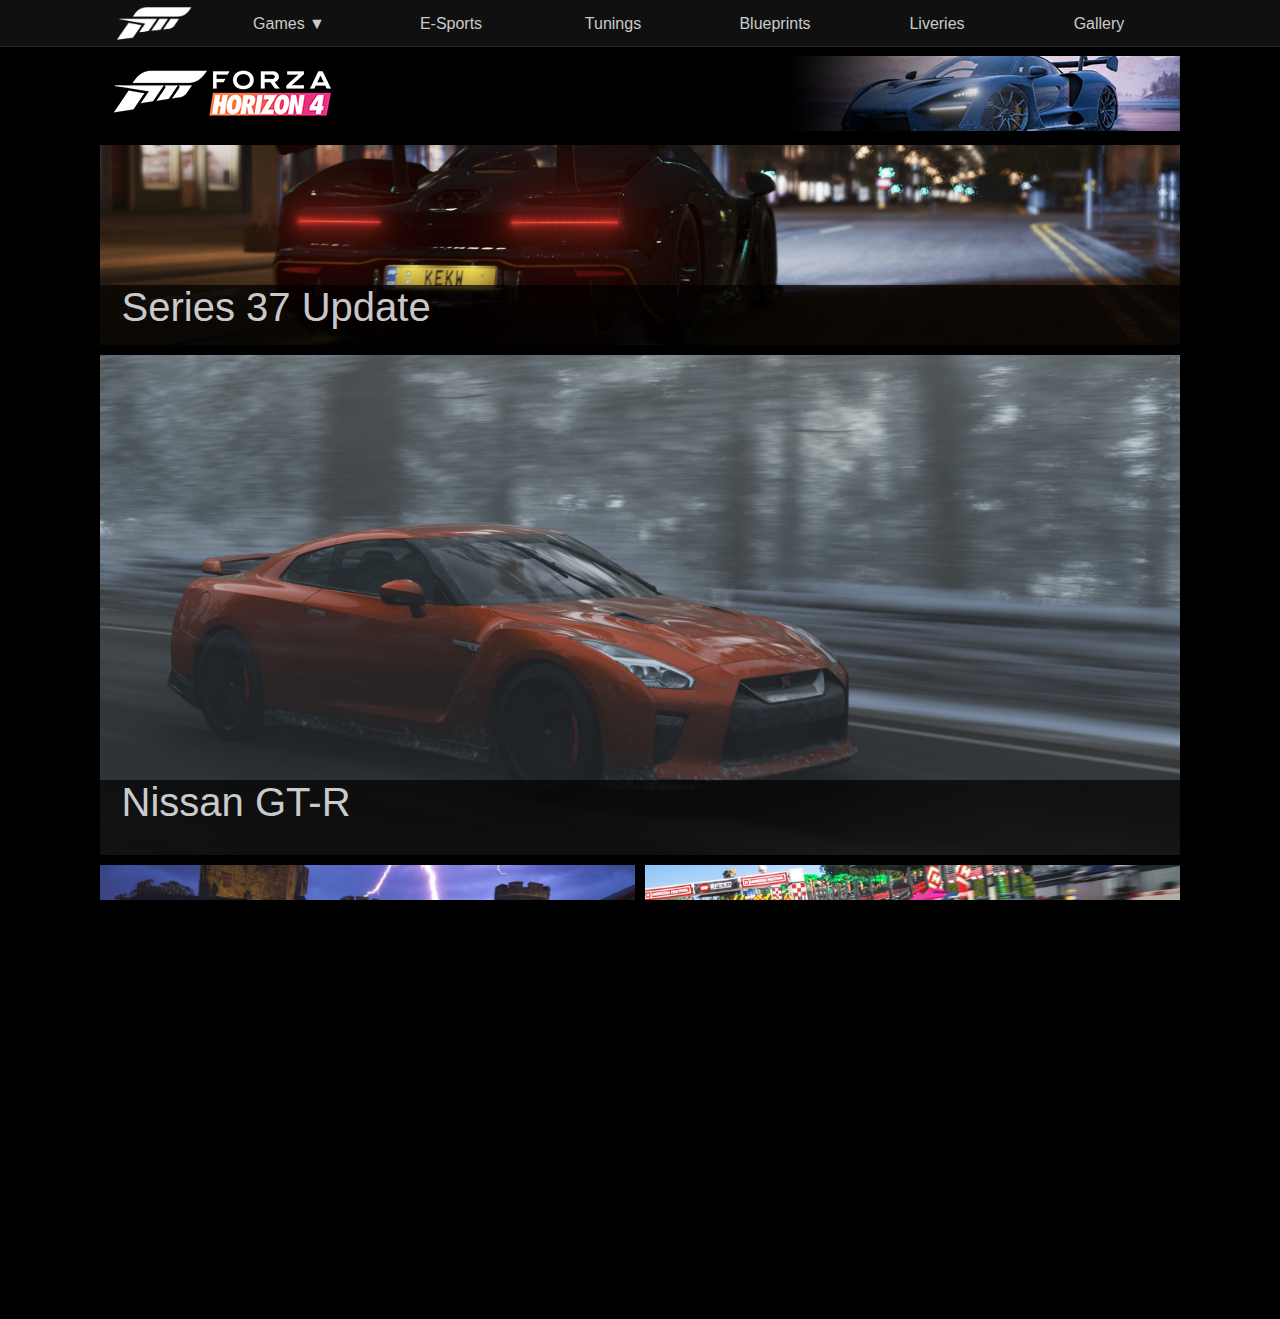
<file: Games/fh4.html>
<!DOCTYPE html>
<html lang="en">
<head>
    <meta charset="UTF-8">
    <meta http-equiv="X-UA-Compatible" content="IE=edge">
    <meta name="viewport" content="width=device-width, initial-scale=1.0">
    <title>Forza-Portal</title>
    <link rel="icon" href="../img/forzaicon.png">
    <link rel="stylesheet" href="fh4.css">
    <link rel="stylesheet" href="../footer.css">
    <link rel="stylesheet" href="../header.css">
</head>
<body>
    <div class="wrapper">
    <header> 
    <div class="header-main">
        <div class="header-top">
            <div class="logo">
                <a href="../index.html">
                    <img class="logoW"src="../img/Forzalogow.png" alt="logo">
                    
                </a>
            </div>
            <nav>
                <ul class="nav-top">
                    <li class="Games"><a class="Games-link"href="#">Games</a>
                        <ul class="Games-content">
                            <li><a class="head-link" href="fh5.html">Forza Horizon 5</a></li>
                            <li><a class="head-link" href="fh4.html">Forza Horizon 4</a></li>
                            <li><a class="head-link" href="fh3.html">Forza Horizon 3</a></li>
                        </ul>
                        </li>
                    <li class="First-head"><a href="../E-sports.html"><div>E-Sports</div></a></li>
                    <li class="Second-head"><a href="#"><div>Tunings</div></a></li>
                    <li class="Third-head"><a href="../Blueprints.html"><div>Blueprints</div></a></li>
                    <li class="Fourth-head"><a href="#"><div>Liveries</div></a></li>
                    <li class="Fifth-head"><a href="#"><div>Gallery</div></a></li>
                    
                    
                </ul>
            </nav>
        </div>
    </div>
    </header>
    

    <div class="main">
        
        <div class="forza-portal-logo"><img src="../img/fh4logomain.png" alt=""></div>

        <div class="content">
            <div class="main-news">
                <a href="#"> 
                    <div class="newsop">
                    <img src="../img/20220423165221_1.jpg" alt="">
                    </div>
                    <div class="newstext">
                    <div class="textop">
                    </div>
                    <div class="mainnewstext">Series 37 Update<div class="hidtext">As you may know, we recently announced the release of Forza Horizon 5 (surprise!) and you might be wondering what that means for Forza Horizon 4.</div>
                    </div>
                    
                    </div>
                    
                </a>
                
            </div>
            <div class="second-news">
                <a href="#"> 
                    <div class="newsop2">
                    <img src="../img/20220423170020_1.jpg" alt="rs6">
                    </div>
                    <div class="newstext2">
                    <div class="textop2">
                    </div>
                    <div class="mainnewstext2">Nissan GT-R</GT-R><div class="hidtext2">Be ready for anything!</div>
                    </div>
                    
                    </div>
                    
                </a>
            </div>
            <div class="third-news">
                <a href="#"> 
                    <div class="newsop3">
                    <img src="../img/island.jpg" alt="Сделать скрин с десерт серкит">
                    </div>
                    <div class="newstext3">
                    <div class="textop3">
                    </div>
                    <div class="mainnewstext3">Fortune Island<div class="hidtext3">Danger and mystery await in the Fortune Island expansion for Forza Horizon 4!</div>
                    </div>
                    
                    </div>
                    
                </a>
            </div>
            <div class="forth-news">
                <a href="#"> 
                    <div class="newsop4">
                    <img src="../img/lego.jpeg" alt="Сделать скрин с десерт серкит">
                    </div>
                    <div class="newstext4">
                    <div class="textop4">
                    </div>
                    <div class="mainnewstext4">LEGO Speed Champions<div class="hidtext4">The ultimate LEGO Speed Champions fantasy comes to life in the second Forza Horizon 4 expansion!</div>
                    </div>
                    
                    </div>
                    
                </a>
            </div>
            
        </div>
        
        
            
            
    </div>
    
    



    <footer class="footer">
        <div class="footer-main">
            <div class="footer-first-block">
                <div class="footer-logo"><img src="../img/FPlogo2.png" alt="FPlogo"></div>
                <div class="footer-description">ForzaPortal - a resource dedicated to the video games of the Forza series.</div>
                <div class="footer-copy">2022 Russia Saint-Petersburg, all rights reserved</div>
            </div>
    
            <div class="footer-second-block">
                <div class="footer-links">
                <div class="links">Links</div>
                <ul class="links-links">
                    <li><a href="../index.html">Home</a></li>
                    <li><a href="#">Services</a></li>
                    <li><a href="#">About Us</a></li>
                    <li><a href="#">Features</a></li>
                    <li><a href="#">Contacts</a></li>
                </ul>
                </div>
            </div>
    
            <div class="socials">
                <div class="footer-socials">
                <div class="social">Follow Us</div>
                <ul  class="social-social">
                    <li><a href="#">Telegram</a></li>
                    <li><a href="#">Instagram</a></li>
                    <li><a href="#">Twitter</a></li>
                    <li><a href="#">VK</a></li>
                </ul>
                </div>
    
            </div>
        </div>
        
    </footer>
</div>
</body>
</html>
</file>
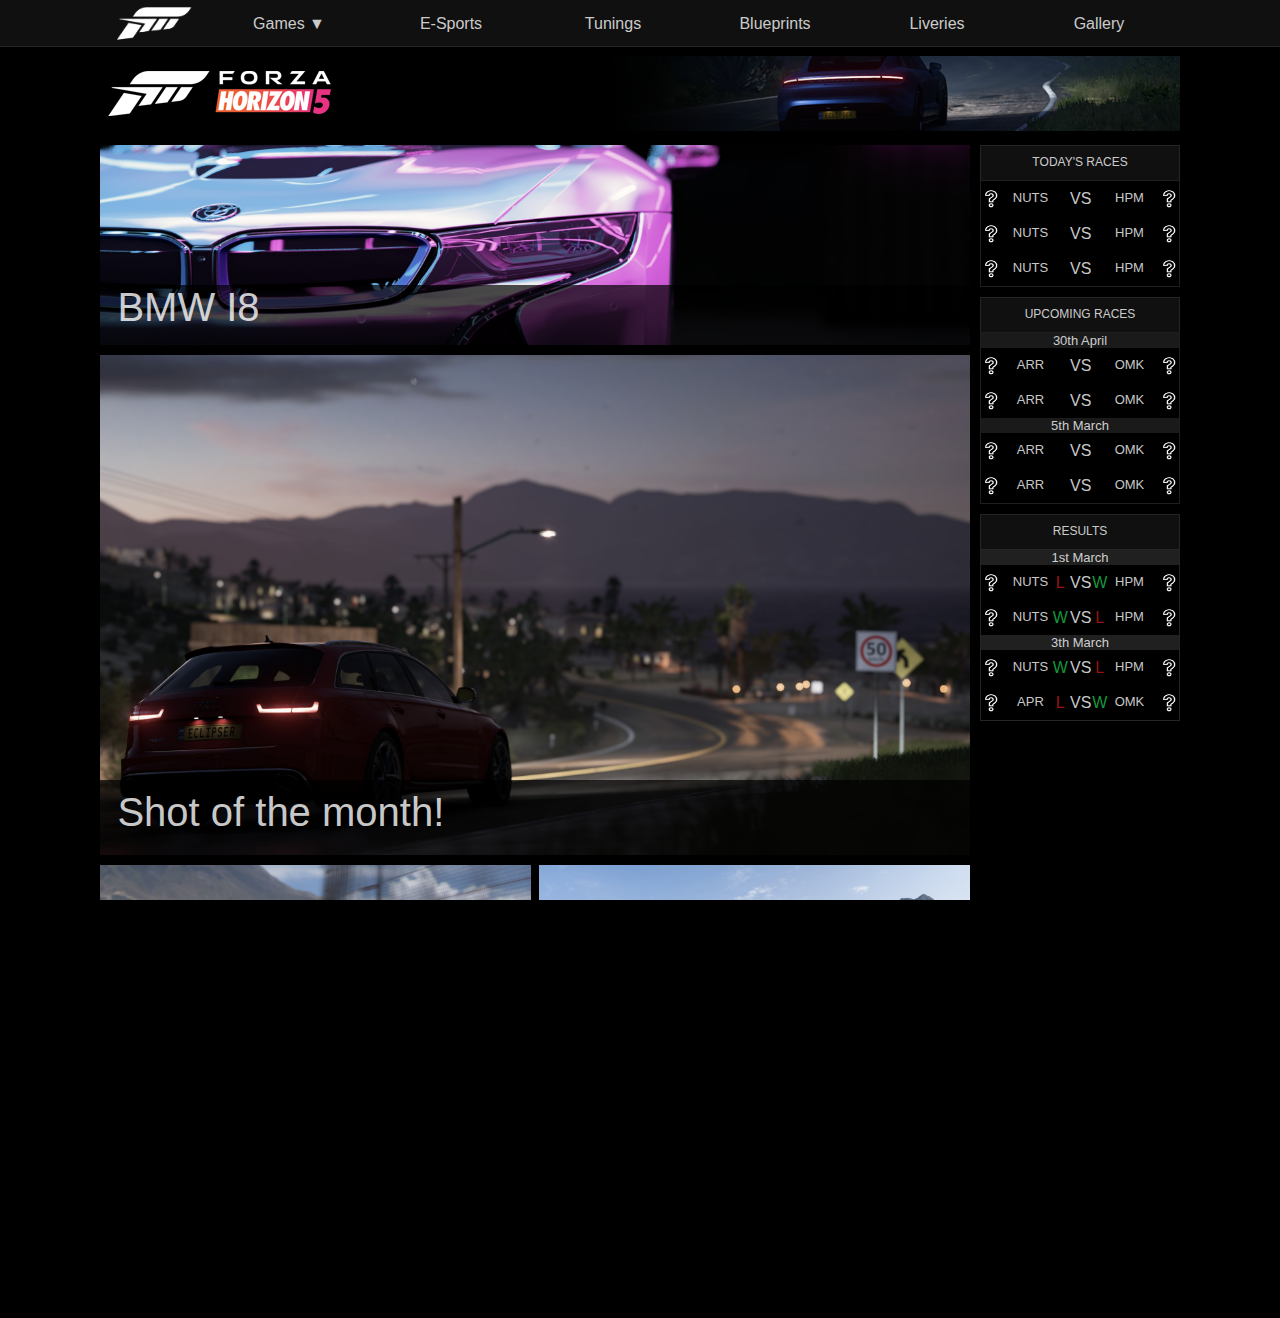
<file: Games/fh5.html>
<!DOCTYPE html>
<html lang="en">
<head>
    <meta charset="UTF-8">
    <meta http-equiv="X-UA-Compatible" content="IE=edge">
    <meta name="viewport" content="width=device-width, initial-scale=1.0">
    <title>Forza-Portal</title>
    <link rel="icon" href="../img/forzaicon.png">
    <link rel="stylesheet" href="../footer.css">
    <link rel="stylesheet" href="fh5.css">
    <link rel="stylesheet" href="../header.css">
</head>
<body>
    <div class="wrapper">
    <header> 
    <div class="header-main">
        <div class="header-top">
            <div class="logo">
                <a href="../index.html">
                    <img class="logoW"src="../img/Forzalogow.png" alt="logo">
                    
                </a>
            </div>
            <nav>
                <ul class="nav-top">
                    <li class="Games"><a class="Games-link"href="#">Games</a>
                        <ul class="Games-content">
                            <li><a class="head-link" href="fh5.html">Forza Horizon 5</a></li>
                            <li><a class="head-link" href="fh4.html">Forza Horizon 4</a></li>
                            <li><a class="head-link" href="fh3.html">Forza Horizon 3</a></li>
                        </ul>
                        </li>
                    <li class="First-head"><a href="../E-sports.html"><div>E-Sports</div></a></li>
                    <li class="Second-head"><a href="#"><div>Tunings</div></a></li>
                    <li class="Third-head"><a href="../Blueprints.html"><div>Blueprints</div></a></li>
                    <li class="Fourth-head"><a href="#"><div>Liveries</div></a></li>
                    <li class="Fifth-head"><a href="#"><div>Gallery</div></a></li>
                    
                    
                </ul>
            </nav>
        </div>
    </div>
    </header>
    

    <div class="main">
        
        <div class="forza-portal-logo"><img src="../img/fh5ll.png" alt=""></div>

        <div class="content">
            <div class="main-news">
                <a href="#"> 
                    <div class="newsop">
                    <img src="../img/20220416162554_1.jpg" alt="">
                    </div>
                    <div class="newstext">
                    <div class="textop">
                    </div>
                    <div class="mainnewstext">BMW I8<div class="hidtext">Availeble now</div>
                    </div>
                    
                    </div>
                    
                </a>
                
            </div>
            <div class="second-news">
                <a href="#"> 
                    <div class="newsop2">
                    <img src="../img/rs6.jpg" alt="rs6">
                    </div>
                    <div class="newstext2">
                    <div class="textop2">
                    </div>
                    <div class="mainnewstext2">Shot of the month!<div class="hidtext2">Vote for the best screenshot of the month starts right now!</div>
                    </div>
                    
                    </div>
                    
                </a>
            </div>
            <div class="third-news">
                <a href="#"> 
                    <div class="newsop3">
                    <img src="../img/desert.jpg" alt="Сделать скрин с десерт серкит">
                    </div>
                    <div class="newstext3">
                    <div class="textop3">
                    </div>
                    <div class="mainnewstext3">Blueprint overview<div class="hidtext3">"Desert Circuit" from dderstAr</div>
                    </div>
                    
                    </div>
                    
                </a>
            </div>
            <div class="forth-news">
                <a href="#"> 
                    <div class="newsop4">
                    <img src="../img/up6.jpg" alt="Сделать скрин с десерт серкит">
                    </div>
                    <div class="newstext4">
                    <div class="textop4">
                    </div>
                    <div class="mainnewstext4">Series 6 Update<div class="hidtext4">We’re celebrating both the creative and racing talents of Forza Horizon 5 players in Series 6. This is Horizon Customs!</div>
                    </div>
                    
                    </div>
                    
                </a>
            </div>
            
        </div>
        
        <div class="races">
        
            <div class="today"><a href="#">Today's races</a></div>
            <div class="today-matches">
                <div class="first-match-today">
    
                    <div class="left-logo-match"><img src="../img/teamlogo-white.png" alt="team-logo"></div>
                    <div class="left-team-name"><a href="#">NUTS</a></div>
                    <div class="versus">VS</div>
                    <div class="right-logo-match"><img src="../img/teamlogo-white.png" alt="team-logo"></div>
                    <div class="right-team-name"><a href="#">HPM</a></div>
    
                </div>
                <div class="first-match-today">
                    <div class="left-logo-match"><img src="../img/teamlogo-white.png" alt="team-logo"></div>
                    <div class="left-team-name"><a href="#">NUTS</a></div>
                    <div class="versus">VS</div>
                    <div class="right-logo-match"><img src="../img/teamlogo-white.png" alt="team-logo"></div>
                    <div class="right-team-name"><a href="#">HPM</a></div>
                </div>
                <div class="first-match-today">
                    <div class="left-logo-match"><img src="../img/teamlogo-white.png" alt="team-logo"></div>
                    <div class="left-team-name"><a href="#">NUTS</a></div>
                    <div class="versus">VS</div>
                    <div class="right-logo-match"><img src="../img/teamlogo-white.png" alt="team-logo"></div>
                    <div class="right-team-name"><a href="#">HPM</a></div>
                </div>
    
    
            </div>
            <div class="upcoming"><a href="#">Upcoming races</a></div>
            <div class="upcoming-matches">
                <div class="first-up-match-date">30th April</div>
                <div class="first-upcoming-match">
                    
                    <div class="left-logo-match"><img src="../img/teamlogo-white.png" alt="team-logo"></div>
                    <div class="left-team-name"><a href="#">ARR</a></div>
                    <div class="versus">VS</div>
                    <div class="right-logo-match"><img src="../img/teamlogo-white.png" alt="team-logo"></div>
                    <div class="right-team-name"><a href="#">OMK</a></div>
    
                    
                </div>
                
                <div class="first-upcoming-match">
                    
                    <div class="left-logo-match"><img src="../img/teamlogo-white.png" alt="team-logo"></div>
                    <div class="left-team-name"><a href="#">ARR</a></div>
                    <div class="versus">VS</div>
                    <div class="right-logo-match"><img src="../img/teamlogo-white.png" alt="team-logo"></div>
                    <div class="right-team-name"><a href="#">OMK</a></div>
    
                    
                </div>
                <div class="first-up-match-date">5th March</div>
                <div class="first-upcoming-match">
                    
                    <div class="left-logo-match"><img src="../img/teamlogo-white.png" alt="team-logo"></div>
                    <div class="left-team-name"><a href="#">ARR</a></div>
                    <div class="versus">VS</div>
                    <div class="right-logo-match"><img src="../img/teamlogo-white.png" alt="team-logo"></div>
                    <div class="right-team-name"><a href="#">OMK</a></div>
    
                    
                </div>
                <div class="first-upcoming-match">
                    
                    <div class="left-logo-match"><img src="../img/teamlogo-white.png" alt="team-logo"></div>
                    <div class="left-team-name"><a href="#">ARR</a></div>
                    <div class="versus">VS</div>
                    <div class="right-logo-match"><img src="../img/teamlogo-white.png" alt="team-logo"></div>
                    <div class="right-team-name"><a href="#">OMK</a></div>
    
                    
                </div>
    
            </div>
            
            
    </div>
    <div class="results-main">
        <div class="results"><a href="#">Results</a></div>
        <div class="results-block">
            
            <div class="result-date">1st March</div>
            <div class="result">
                <div class="left-logo-result"><img src="../img/teamlogo-white.png" alt="team-logo"></div>
                <div class="left-res-team-name"><a href="#">NUTS</a></div>
                <div class="lose">L</div>
                <!-- <div class="win">W</div> -->
                <div class="versus-results">VS</div>
                <div class="win">W</div>
                <div class="right-res-team-name"><a href="#">HPM</a></div>
                <div class="right-logo-result"><img src="../img/teamlogo-white.png" alt="team-logo"></div>   
            </div>    
            <div class="result">  
                <div class="left-logo-result"><img src="../img/teamlogo-white.png" alt="team-logo"></div>
                <div class="left-res-team-name"><a href="#">NUTS</a></div>
                <div class="win">W</div>
                <!-- <div class="lose">L</div> -->
                <div class="versus-results">VS</div>
                <div class="lose">L</div>
                <!-- <div class="win">W</div> -->
                <div class="right-res-team-name"><a href="#">HPM</a></div>
                <div class="right-logo-result"><img src="../img/teamlogo-white.png" alt="team-logo"></div>
            </div> 
            <div class="result-date">3th March</div>   
            <div class="result">  
                <div class="left-logo-result"><img src="../img/teamlogo-white.png" alt="team-logo"></div>
                <div class="left-res-team-name"><a href="#">NUTS</a></div>
                <div class="win">W</div>
                <!-- <div class="lose">L</div> -->
                <div class="versus-results">VS</div>
                <div class="lose">L</div>
                <!-- <div class="win">W</div> -->
                <div class="right-res-team-name"><a href="#">HPM</a></div>
                <div class="right-logo-result"><img src="../img/teamlogo-white.png" alt="team-logo"></div>
            </div>        
            <div class="result">  
                <div class="left-logo-result"><img src="../img/teamlogo-white.png" alt="team-logo"></div>
                <div class="left-res-team-name"><a href="#">APR</a></div>
                <!-- <div class="win">W</div> -->
                <div class="lose">L</div>
                <div class="versus-results">VS</div>
                <!-- <div class="lose">L</div> -->
                <div class="win">W</div>
                <div class="right-res-team-name"><a href="#">OMK</a></div>
                <div class="right-logo-result"><img src="../img/teamlogo-white.png" alt="team-logo"></div>
            </div>      
        </div>
        </div>
    
    


</div>
<footer class="footer">
    <div class="footer-main">
        <div class="footer-first-block">
            <div class="footer-logo"><img src="../img/FPlogo2.png" alt="FPlogo"></div>
            <div class="footer-description">ForzaPortal - a resource dedicated to the video games of the Forza series.</div>
            <div class="footer-copy">2022 Russia Saint-Petersburg, all rights reserved</div>
        </div>

        <div class="footer-second-block">
            <div class="footer-links">
            <div class="links">Links</div>
            <ul class="links-links">
                <li><a href="../index.html">Home</a></li>
                <li><a href="#">Services</a></li>
                <li><a href="#">About Us</a></li>
                <li><a href="#">Features</a></li>
                <li><a href="#">Contacts</a></li>
            </ul>
            </div>
        </div>

        <div class="socials">
            <div class="footer-socials">
            <div class="social">Follow Us</div>
            <ul  class="social-social">
                <li><a href="#">Telegram</a></li>
                <li><a href="#">Instagram</a></li>
                <li><a href="#">Twitter</a></li>
                <li><a href="#">VK</a></li>
            </ul>
            </div>

        </div>
    </div>
    
</footer>
</div>
</body>
</html>
</file>
<file: footer.css>
/*--------------------footer-------------------*/
.footer{
    flex: 0 0 auto;
    width: 100vw;
    height: auto;
    clear: both;
    background-color: #1b1b1b9a;
    border-top: 1px solid #3333339a;
}
.footer-main{
    display: flex;
    justify-content: space-between;
    width: 1080px;
    height: auto;
    margin: 0 auto;

}
.footer-first-block{

    padding-top: 10px;
    font-size: 15px;
    /* border-right: 3px solid rgb(117, 117, 117); */
    width: 30%;
    height: auto;
    /* margin: 0 left; */
    float: left;
}
.footer-logo{
    width: 80%;
}
.footer-logo img{
    width: 100%;
    position: relative;
    left: 0%;
    
}
.footer-description{
    padding-left: 10px;
    width: 80%;
    text-align: left;
    font-family: Verdana, Geneva, Tahoma, sans-serif;
    
    color: rgba(117, 117, 117, 0.39);
    padding-bottom: 10px;
}
.footer-copy{

    width: 80%;
    height: auto;
    color: rgba(117, 117, 117, 0.39);
    text-align: left;
    font-family: Verdana, Geneva, Tahoma, sans-serif;
    padding-left: 10px;
    padding-bottom: 10px;
}
.footer-second-block{
    width: 30%;
    height: auto;
    margin-top: 10px;

    

}
.footer-links{
    padding-top: 10px;
    padding-bottom: 10px;
    /* border-right: 3px solid rgb(117, 117, 117); */
    width: 30%;
    height: auto;
    margin-bottom: 10px;
    float: left;
    padding-left: 25px;
    box-sizing: border-box;
    
    border-left: 3px solid rgba(80, 80, 80, 0.247);
}
.links{
    float: left;
    width: 80%;
    text-align: left;
    /* font-family: Verdana, Geneva, Tahoma, sans-serif; */
    font-family:Verdana, Geneva, Tahoma, sans-serif;
    font-size: 20px;
    color: rgba(117, 117, 117, 0.39);
    padding-bottom: 10px;
}
.links-links{
    width: 100%;
    height: 100%;
    float: left;
    text-decoration: none;
    list-style: none;
    
}
.links-links li{
    text-align: left;
    margin-top: 5px;
    margin-bottom: 5px;
}
.links-links li a{
    text-align: left;
    font-family: Verdana, Geneva, Tahoma, sans-serif;
    text-decoration: none;
    color: rgba(117, 117, 117, 0.39);
    font-size: 15px;
}
.links-links li a:hover{
    color: rgb(136, 32, 32);
    transition: color 250ms linear;
}
.footer-socials{
    padding-top: 10px;
    padding-bottom: 10px;
    /* border-right: 3px solid rgb(117, 117, 117); */
    width: 300px;
    padding-left: 25px;
    box-sizing: border-box;
    height: 179px;
    border-left: 3px solid rgba(80, 80, 80, 0.247);
    float: left;
}
.socials{
    width: 30%;
    height: auto;
    margin-top: 10px;

    

}
.social{
    float: left;
    width: 80%;
    text-align: left;
    /* font-family: Verdana, Geneva, Tahoma, sans-serif; */
    font-family:Verdana, Geneva, Tahoma, sans-serif;
    font-size: 20px;
    color: rgba(117, 117, 117, 0.39);
    padding-bottom: 10px;
}
.social-social{
    width: 100%;
    height: 100%;
    text-decoration: none;
    list-style: none;
    
}
.social-social li{
    text-align: left;
    margin-top: 5px;
    margin-bottom: 5px;
}
.social-social li a{
    text-align: left;
    font-family: Verdana, Geneva, Tahoma, sans-serif;
    text-decoration: none;
    color: rgba(117, 117, 117, 0.39);
    font-size: 15px;
}
.social-social li a:hover{
    color: rgb(136, 32, 32);
    transition: color 250ms linear;
}
@media (max-width: 1080px){
    html, body{overflow-x: visible;}
    .footer-main{
        width: 100vw;
    }
    .footer-socials{
        width: 100%;
    }
}
@media (max-width: 650px){

    .footer-first-block{
        font-size: 12px;
    }
    .links{
        font-size: 15px;
    }
    .links-links li a{
        font-size: 12px;
    }
    .social{
        font-size: 15px;
    }
    .social-social li a{
        font-size: 12px;
    }    
        
}
@media (max-width: 480px){
    .footer-first-block{
        font-size: 7px;
    }
    .links{
        font-size: 12px;
    }
    .links-links li a{
        font-size: 7px;
    }    
    .social{
        font-size: 12px;
    }
    .social-social li a{
        font-size: 7px;
    }      
}
</file>
<file: style.css>
*{
    margin: 0;
    padding: 0;
    box-decoration-break: inherit;
    
}
html, body{
    width: 100vw;
    height: 100%;
    overflow-x: hidden;
    
}
body {
    background-color: rgb(0, 0, 0);
    /* height: 100%; */

}
.wrapper{
    display: flex;
    flex-direction: column;
    height: 100%;
    width: 100vw;
}
.main{
    max-width: 1080px;
    height: auto;
    margin: 0 auto;
    flex: 1 0 auto;

}



.content{
    
    margin-right: 0px;
    width: 870px;
    
    margin-right: 10px;
    /* background-color: antiquewhite; */
    float: left;
    /* position: relative; */
}

.forza-portal-logo{
    margin-top: 10px;
    width: 1080px;
    height: 75px;
}



.main-news{
    
    margin: 10px auto;
    /* margin-right: 0px; */
    width: 870px;
    height: 200px;
    margin-right: 0px;
    background-color: antiquewhite;
    float: left;
    position: relative;
}
.main-news a{
    text-decoration: none;
    width: 870px;
    height: 200px;
}
.main-news a div img{
    object-fit: cover;
    width: 870px;
    height: 200px;
    opacity: 1;
    transition: opacity 200ms linear, transform 200ms linear;
    /* display: block; */
}
.newsop{
    height: 100%;
    width: 100%;
    overflow: hidden;
    background: #000000;
    
}
.main-news:hover div img{
    opacity: 0.3;
    transform: scale(1.05);
    
}
.textop{
    position: absolute;
    top: 70%;
    opacity: 70%;
    width: 100%;
    height: 30%;
    background-color: #000000;
    transition: opacity 200ms linear, top 200ms linear, height 200ms linear;
    
}
.mainnewstext{
    color: rgba(255, 255, 255, 0.795);
    position: absolute;
    top: 70%;
    left: 2%;
    font-family:Verdana, Geneva, Tahoma, sans-serif;
    font-size: 40px;
    transition: top 250ms linear;
    
}

.hidtext{
    opacity: 0;
    font-size: 15px;
    position: absolute;
    top: 60%;
    transition: opacity 250ms linear, top 200ms linear;
    
}

.main-news:hover .textop {
    opacity: 0%;
    top: 50%;
    height: 50%;
    transition: opacity 200ms linear, top 200ms linear, height 200ms linear;
}
.main-news:hover .mainnewstext{
    
    top: 50%;
    transition: top 200ms linear;

}
.main-news:hover .hidtext{
    opacity: 1;
    top: 100%;
    transition: opacity 250ms linear, top 200ms linear;
}

 

/*Вторая новость*/

.background{
    background: rgba(0, 0, 0, 0.795);
}
.slider{
    width: 870px;
    height: 500px;
    margin: 10px auto;
    margin-top: 0px;
    margin-right: 0px;
    float: left;
    overflow: hidden;
}
.slides{
    width: 500%;
    height: 500px;
    display: flex;
}
.slides input{
    display: none;
}
.slide{
    width: 20%;
    transition: 2s;
}
.btns{
    float: left;
    width: 870px;
    height: 1px;
    position: relative;
    top: 12px;
    z-index: 10;
}
.man-slider{
    position: relative;
    top: -16px;
    display: flex;
    width: 870px;
    height: 16px;
    justify-content: center;


}
.man-btn{
    border: 2px solid rgba(0, 0, 0, 0.795);
    padding: 5px;
    width: 50px;
    height: 2px;
    cursor: pointer;
    transition: 1s;
}
.man-btn:not(:last-child){
    margin-right: 10px;
}
.man-btn:hover{
    background: rgba(0, 0, 0, 0.795);
}
#radio1:checked ~ .first{
    margin-left: 0;
}
#radio2:checked ~ .first{
    margin-left: -20%;
        
}

.nav-slider{
    position: relative;
    display: flex;
    width: 870px;
    height: 16px;
    justify-content: center;


}
.nav-slider div{
    border: 2px solid rgba(0, 0, 0, 0.795);
    padding: 5px;
    width: 50px;
    height: 2px;
    cursor: pointer;
    transition: 1s;
}
.nav-slider div:not(:last-child){
    margin-right: 10px;
}
#radio1:checked ~ .nav-slider .btn1{
    background: rgba(0, 0, 0, 0.795);
}
#radio2:checked ~ .nav-slider .btn2{
    background: rgba(0, 0, 0, 0.795);
    
}
.second-news{
    margin-top: 0px;
    width: 870px;
    height: 500px;
    margin-right: 0px;
    float: left;
    position: relative;
    
}
.second-news a{
    text-decoration: none;
    width: 870px;
    height: 500px;
}
.second-news a div img{
    object-fit: cover;
    width: 870px;
    height: 500px;
    opacity: 1;
    transition: opacity 500ms linear, transform 200ms linear;
    /* display: block; */
}
.second-news:hover .textop2 {
    opacity: 0%;
    top: 40%;
    height: 60%;
    transition: opacity 400ms linear, top 400ms linear, height 400ms linear;
}
.second-news:hover .mainnewstext2{
    
    top: 80%;
    transition: top 200ms linear;

}
.second-news:hover .hidtext2{
    opacity: 1;
    top: 100%;
    transition: opacity 400ms linear, top 300ms linear;
}
.second-news:hover div img{
    opacity: 0.3;
    transform: scale(1.05);
}
.newsop2{
    height: 100%;
    width: 100%;
    overflow: hidden;
    background: #000000;
    
}
.textop2{
    position: absolute;
    top: 85%;
    opacity: 70%;
    width: 100%;
    height: 15%;
    background-color: #000000;
    transition: opacity 400ms linear, top 200ms linear, height 200ms linear;
    
}
.mainnewstext2{
    color: rgba(255, 255, 255, 0.795);
    position: absolute;
    top: 87%;
    left: 2%;
    font-family:Verdana, Geneva, Tahoma, sans-serif;
    font-size: 40px;
    transition: top 340ms linear;
    
}

.hidtext2{
    opacity: 0;
    font-size: small;
    position: absolute;
    top: 60%;
    transition: opacity 400ms linear, top 400ms linear;
    
}









/*--------races-------------*/

.races{
    /* margin-left: 10px; */
    margin-top: 10px;
    
    width: 200px;
    height: auto;
    /* background-color: #1b1b1b9a; */
    float: left;
    
    
}
.today{
    box-sizing: border-box;
    border: 1px solid #3333339a;
    border-bottom: 0px;
    display: block;
    text-decoration: none;
    
    width: 200px;
    height: 35px;
    background-color: #1b1b1b9a;
    color: rgba(255, 255, 255, 0.795);
    font-family: Verdana, Geneva, Tahoma, sans-serif;
    font-size: 17px;
    text-align: center;
    font-variant-caps:all-small-caps;
}
.today a{
    
    text-decoration: none;
    line-height:30px;
    color: rgba(255, 255, 255, 0.795);
}
.today a:hover {
    color: rgb(136, 32, 32);
    transition: background-color 250ms linear, color 250ms linear;
}

.today-matches{
    border: 1px solid #3333339a;
}

.first-match-today{
    width: 100%;
    height: 35px;
    background-color: rgb(0, 0, 0);
}

.left-logo-match{
    width: 10%;
    height: 50%;
    /* background-color: #000000; */
    float: left;
    position: relative;
    transform: translate(-50%, -50%);
    top: 50%;
    left: 5%;
}
.left-logo-match img{
    width: 100%;
    height: 100%;
}
.left-team-name{
    width: 30%;
    height: 50%;
    /* background-color: aqua; */
    float: left;
    position: relative;
    transform: translate(-50%, -50%);
    top: 50%;
    left: 15%;
    text-align: center;
    font-family: Verdana, Geneva, Tahoma, sans-serif;
    text-decoration: none;
    color: rgba(255, 255, 255, 0.795);
}
.left-team-name a{
    text-decoration: none;
    color: rgba(255, 255, 255, 0.795);
    font-size: small;
    position: relative;
    transform: translate(-50%, -50%);
    top: -10%;
}
.left-team-name a:hover{
    color: rgb(136, 32, 32);
    transition: background-color 250ms linear, color 250ms linear;
}
.versus{
    cursor:default;
    width: 10%;
    height: 50%;
    /* background-color: aqua; */
    color: rgba(255, 255, 255, 0.795);
    position: relative;
    transform: translate(-50%, -50%);
    top: 50%;
    left: 10%;
    float: left;
    text-align: center;
    font-family: Impact, Haettenschweiler, 'Arial Narrow Bold', sans-serif;
}

.right-logo-match{
    width: 10%;
    height: 50%;
    /* background-color: #000000; */
    float: left;
    position: relative;
    transform: translate(-50%, -50%);
    top: 50%;
    left: 45%;
}
.right-logo-match img{
    width: 100%;
    height: 100%;
}
.right-team-name{
    width: 30%;
    height: 50%;
    /* background-color: aqua; */
    float: left;
    position: relative;
    transform: translate(-50%, -50%);
    top: 50%;
    left: 15%;
    text-align: center;
    font-family: Verdana, Geneva, Tahoma, sans-serif;
    text-decoration: none;
    color: rgba(255, 255, 255, 0.795);
}
.right-team-name a{
    text-decoration: none;
    color: rgba(255, 255, 255, 0.795);
    font-size: small;
    position: relative;
    transform: translate(-50%, -50%);
    top: -10%;
}
.right-team-name a:hover{
    color: rgb(136, 32, 32);
    transition: background-color 250ms linear, color 250ms linear;
}


.upcoming{
    border: 1px solid #3333339a;
    border-bottom: 0px;
    box-sizing: border-box;
    margin-top: 10px;
    display: block;
    text-decoration: none;
    
    width: 200px;
    height: 35px;
    background-color: #1b1b1b9a;
    color: rgba(255, 255, 255, 0.795);
    font-family: Verdana, Geneva, Tahoma, sans-serif;
    font-size: 17px;
    text-align: center;
    font-variant-caps:all-small-caps;
}
.upcoming a{
    
    text-decoration: none;
    line-height:30px;
    color: rgba(255, 255, 255, 0.795);
}
.upcoming a:hover {
    color: rgb(136, 32, 32);
    transition: background-color 250ms linear, color 250ms linear;
}
.upcoming-matches{
    border: 1px solid #3333339a;
    
}

.first-upcoming-match{
    width: 100%;
    height: 35px;
    background-color: rgb(0, 0, 0);
}

.left-team-name{
    width: 30%;
    height: 50%;
    /* background-color: aqua; */
    float: left;
    position: relative;
    transform: translate(-50%, -50%);
    top: 50%;
    left: 15%;
    text-align: center;
    font-family: Verdana, Geneva, Tahoma, sans-serif;
    text-decoration: none;
    color: rgba(255, 255, 255, 0.795);
}
.left-team-name a{
    text-decoration: none;
    color: rgba(255, 255, 255, 0.795);
    font-size: small;
    position: relative;
    transform: translate(-50%, -50%);
    top: -10%;
}
.left-team-name a:hover{
    color: rgb(136, 32, 32);
    transition: background-color 250ms linear, color 250ms linear;
}




.right-team-name{
    width: 30%;
    height: 50%;
    /* background-color: aqua; */
    float: left;
    position: relative;
    transform: translate(-50%, -50%);
    top: 50%;
    left: 15%;
    text-align: center;
    font-family: Verdana, Geneva, Tahoma, sans-serif;
    text-decoration: none;
    color: rgba(255, 255, 255, 0.795);
}
.right-team-name a{
    text-decoration: none;
    color: rgba(255, 255, 255, 0.795);
    font-size: small;
    position: relative;
    transform: translate(-50%, -50%);
    top: -10%;
}
.right-team-name a:hover{
    color: rgb(136, 32, 32);
    transition: background-color 250ms linear, color 250ms linear;
}
.first-up-match-date{
    cursor:default;
    width: 100%;
    height: 50%;
    background-color: #2b2b2b9a;
    color: rgba(255, 255, 255, 0.795);
    text-align: center;
    font-size: small;
    /* font-variant: small-caps; */
    font-family: Verdana, Geneva, Tahoma, sans-serif;
}


/*--------------------resultes-------------------*/
.results-main{
    width: 200px;
    height: auto;
    float: left;
}
.results-block{
    /* margin-left: 10px; */
    /* margin-top: 10px; */
    width: 100%;
    height: auto;
    background-color: #1b1b1b9a;
    float: left;
    border: 1px solid #3333339a;
    /* border-bottom: 0px; */
    box-sizing: border-box;
    
}
.results{
    margin-top: 10px;
    display: block;
    text-decoration: none;
    border: 1px solid #3333339a;
    border-bottom: 0px;
    box-sizing: border-box;
    width: 200px;
    height: 35px;
    background-color: #1b1b1b9a;
    color: rgba(255, 255, 255, 0.795);
    font-family: Verdana, Geneva, Tahoma, sans-serif;
    font-size: 17px;
    text-align: center;
    font-variant-caps:all-small-caps;
    float: left;
}
.results a{
    
    text-decoration: none;
    line-height:30px;
    color: rgba(255, 255, 255, 0.795);
}
.results a:hover {
    color: rgb(136, 32, 32);
    transition: background-color 250ms linear, color 250ms linear;
}

.result{
    width: 100%;
    height: 35px;
    background-color: rgb(0, 0, 0);
}
.left-logo-result{
    width: 10%;
    height: 50%;
    /* background-color: #000000; */
    float: left;
    position: relative;
    transform: translate(-50%, -50%);
    top: 50%;
    left: 5%;
}
.left-logo-result img{
    width: 100%;
    height: 100%;
}

.left-res-team-name{
    width: 30%;
    height: 50%;
    /* background-color: aqua; */
    float: left;
    position: relative;
    transform: translate(-50%, -50%);
    top: 50%;
    left: 15%;
    text-align: center;
    font-family: Verdana, Geneva, Tahoma, sans-serif;
    text-decoration: none;
    color: rgba(255, 255, 255, 0.795);
}
.left-res-team-name a{
    text-decoration: none;
    color: rgba(255, 255, 255, 0.795);
    font-size: small;
    position: relative;
    transform: translate(-50%, -50%);
    top: -10%;
}
.left-res-team-name a:hover{
    color: rgb(136, 32, 32);
    transition: background-color 250ms linear, color 250ms linear;
}
.right-logo-result{
    width: 10%;
    height: 50%;
    /* background-color: #000000; */
    float: left;
    position: relative;
    transform: translate(-50%, -50%);
    left: 95%;
    
}
.right-logo-result img{
    width: 100%;
    height: 100%;
}
.right-res-team-name{
    width: 30%;
    height: 50%;
    /* background-color: aqua; */
    float: left;
    position: relative;
    transform: translate(-50%, -50%);
    top: 50%;
    left: 5%;
    text-align: center;
    font-family: Verdana, Geneva, Tahoma, sans-serif;
    text-decoration: none;
    color: rgba(255, 255, 255, 0.795);
}
.right-res-team-name a{
    text-decoration: none;
    color: rgba(255, 255, 255, 0.795);
    font-size: small;
    position: relative;
    transform: translate(-50%, -50%);
    top: -10%;
}
.right-res-team-name a:hover{
    color: rgb(136, 32, 32);
    transition: background-color 250ms linear, color 250ms linear;
}
.down-team-name a:hover{
    color: rgb(136, 32, 32);
    transition: background-color 250ms linear, color 250ms linear;
}
.lose{
    cursor:default;
    width: 10%;
    height: 50%;
    /* background-color: aqua; */
    float: left;
    position: relative;
    transform: translate(-50%, -50%);
    top: 50%;
    
    text-align: center;
    font-family: 'Franklin Gothic Medium', 'Arial Narrow', Arial, sans-serif;
    text-decoration: none;
    color: rgba(194, 26, 26, 0.795);
}
.versus-results{
    cursor:default;
    width: 10%;
    height: 50%;
    /* background-color: aqua; */
    color: rgba(255, 255, 255, 0.795);
    position: relative;
    transform: translate(-50%, -50%);
    top: 50%;
    /* left: 10%; */
    float: left;
    text-align: center;
    font-family: Impact, Haettenschweiler, 'Arial Narrow Bold', sans-serif;
}
.win{
    cursor:default;
    width: 10%;
    height: 50%;
    /* background-color: aqua; */
    float: left;
    position: relative;
    transform: translate(-50%, -50%);
    top: 50%;
    
    text-align: center;
    font-family:'Franklin Gothic Medium', 'Arial Narrow', Arial, sans-serif; 
    text-decoration: none;
    color: rgba(26, 194, 76, 0.795);
}
.result-date{
    cursor:default;
    width: 100%;
    height: 50%;
    background-color: #2b2b2b9a;
    color: rgba(255, 255, 255, 0.795);
    text-align: center;
    font-size: small;
    /* font-variant: small-caps; */
    font-family: Verdana, Geneva, Tahoma, sans-serif;
}
@media (max-width: 1080px){
    html, body{overflow-x: visible;}
    .wrapper{display: block;}
    .main {
        width: 100vw;
        height: auto;
    }
    .forza-portal-logo{
        width: 100vw;
    }
    .forza-portal-logo img{
        width: 100vw;
    }
    .content{
        width: 100vw;
        
    }
    .main-news{
        width: 100vw;
    }
    .main-news a div img{
        width: 100vw;
    }
    .slider{
        width: 100vw;
    }
    .second-news{
        width: 100vw;
    }
    .second-news a div img{
        width: 100vw;
    }
    .nav-slider, .man-slider{
        width: 100vw;
    }
    
    

    .races{
        margin-left: 0.5vw;
        width: 49vw;
    }
    .today{
        width: 49vw;
    }
    .upcoming{
        width: 49vw;
    }
    .right-logo-match img{
        width: 50%;
    }
    .left-logo-match img{
        width: 50%;
    }
    .results{
        width: 49vw;
    }
    .results-main{
        margin-left: 0.5vw;
        width: 49vw;
        margin-left: 1vw;
        /* margin-right: 10px; */
    }
    .left-logo-result img{
        width: 50%;
    }
    .right-logo-result img{
        width: 50%;
    } 
    }
@media (max-width: 650px){
    .forza-portal-logo{
        opacity: 0;
        width: 0;
        height: 0;
    }
    .mainnewstext{
        font-size: 30px;
    }
    .hidtext{
        font-size: 12px;
    }       
    .mainnewstext2{
        font-size: 30px;
    }
    .hidtext2{
        font-size: 12px;
    }    
}
@media (max-width: 480px){
    .forza-portal-logo{
        opacity: 0;
        width: 0;
        height: 0;
    }
    .main-news a div img{
        width: 100vw;
    }
    .mainnewstext{
        font-size: 25px;
    }
    .hidtext{
        font-size: 12px;
    }       
    .mainnewstext2{
        font-size: 25px;
    }
    .hidtext2{
        font-size: 12px;
    }
    .second-news a div img{
        width: 100vw;
    }
    .races{
        width: 100vw;
    }
    .today{
        width: 100vw;
    }
    .upcoming{
        width: 100vw;
    }
    .right-logo-match img{
        width: 50%;
    }
    .left-logo-match img{
        width: 50%;
    }
    .results{
        width: 100vw;
    }
    .results-main{
        width: 100vw;
        margin-left: 0px;
        margin-right: 10px;
    }
    .left-logo-result img{
        width: 50%;
    }
    .right-logo-result img{
        width: 50%;
    }          
}
</file>
<file: header.css>
.header{
    position: sticky;
    top: 0;
    z-index: 10;
}
.header-main{ 
    /* box-sizing: border-box; */
    border-bottom: 1px solid #3333339a;
    width: 100vw;
    height: 100%;
    background-color: #101010;
}
.header-top{
    width: 1080px;
    margin: 0 auto;
    height: 45px;
    
        
}
.logo{
    width: 10%;
    height: 100%;
    float: left;
}
.logo a .logoW{
    position: relative;
    transform: translate(-50%, -50%);
    top: 50%;
    left: 50%;
    width: 70%;
    height: auto;
}

.logo:hover {
    transition: background-color 300ms linear;
    background-color: #000000;
}
nav{
    width: 90%;
    height: 100%;
    float: left;
    

}
.nav-top{
    width: 100%;
    display: flex;
    justify-content: space-between;
    list-style: none;
    position: relative;
    font-size: 100%;
}
    
    /* .nav-top a{
        text-decoration: none;
        color: rgba(255, 255, 255, 0.795);
        font-family: Verdana, Geneva, Tahoma, sans-serif;
        position: relative;
        top: 25%;
        left: 25%
        
    } */
.Games{
    display: inline-block;
    width: 100%;  
}
.Games-link{
        
    color: rgba(255, 255, 255, 0.795);
    
    display: block;
    
    text-decoration: none;
    text-align: center;
    line-height: 300%;
    min-width: 100%;
    font-family: Verdana, Geneva, Tahoma, sans-serif;
    /* background-color: beige; */
        
}
.Games  :hover{
    /* background-color: #000000; */
    color: rgb(136, 32, 32);
    transition: background-color 250ms linear, color 250ms linear;
}
.Games-link:hover{
background-color: #000000;
color: rgb(136, 32, 32);
transition: background-color 250ms linear, color 250ms linear;

}
.Games-content{
    display: none;
    position: absolute;
    top: 100%;
    padding-left: 0px; 
}
.Games:hover > .Games-content{
    display: inherit;
    z-index: 1;
    /* background-color: #1b1b1b9a; */
}
.Games-content li{
    min-width: 150%;
    float: none;
    display: list-item;
    position: relative;
    text-decoration: none;
    list-style: none;
    /* background-color: #1b1b1b9a; */
}

.head-link{
    color: rgba(255, 255, 255, 0.795);
    
    display: block;
    
    text-decoration: none;
    text-align: center;
    line-height: 300%;
    min-width: 100%;
    font-family: Verdana, Geneva, Tahoma, sans-serif;
    background-color: #1b1b1b9a;
    min-width: 100%;
}
.head-link:hover{
    background-color: #000000;
}
.Games > a::after{ content: ' ▼';}
.Games > a:only-child::after{content: '';}
.Second-head{
    display: inline-block;
    width: 100%;
}
.Second-head a{
        
    color: rgba(255, 255, 255, 0.795);
    
    display: block;
    
    text-decoration: none;
    text-align: center;
    line-height: 300%;
    min-width: 100%;
    font-family: Verdana, Geneva, Tahoma, sans-serif;
    /* background-color: beige; */
        
}
.Second-head  :hover{
    background-color: #000000;
    color: rgb(136, 32, 32);
    transition: background-color 250ms linear, color 250ms linear;
}
.First-head{
    display: inline-block;
    width: 100%;
}
.First-head a{
        
    color: rgba(255, 255, 255, 0.795);
    
    display: block;
    
    text-decoration: none;
    text-align: center;
    line-height: 300%;
    min-width: 100%;
    font-family: Verdana, Geneva, Tahoma, sans-serif;
    /* background-color: beige; */
        
}
.First-head  :hover{
    background-color: #000000;
    color: rgb(136, 32, 32);
    transition: background-color 250ms linear, color 250ms linear;
}
.Third-head{
    display: inline-block;
    width: 100%;
}
.Third-head a{
        
    color: rgba(255, 255, 255, 0.795);
    
    display: block;
    
    text-decoration: none;
    text-align: center;
    line-height: 300%;
    min-width: 100%;
    font-family: Verdana, Geneva, Tahoma, sans-serif;
    /* background-color: beige; */
        
}
.Third-head  :hover{
    background-color: #000000;
    color: rgb(136, 32, 32);
    transition: background-color 250ms linear, color 250ms linear;
}
.Fourth-head{
    display: inline-block;
    width: 100%;    
}
.Fourth-head a{
        
    color: rgba(255, 255, 255, 0.795);
    
    display: block;
    
    text-decoration: none;
    text-align: center;
    line-height: 300%;
    min-width: 100%;
    font-family: Verdana, Geneva, Tahoma, sans-serif;
    /* background-color: beige; */
        
}
.Fourth-head  :hover{
    background-color: #000000;
    color: rgb(136, 32, 32);
    transition: background-color 250ms linear, color 250ms linear;
}
.Fifth-head{
    display: inline-block;
    width: 100%;
        
}
.Fifth-head a{
        
    color: rgba(255, 255, 255, 0.795);
    
    display: block;
    
    text-decoration: none;
    text-align: center;
    line-height: 300%;
    min-width: 100%;
    font-family: Verdana, Geneva, Tahoma, sans-serif;
    /* background-color: beige; */
        
}
.Fifth-head  :hover{
    background-color: #000000;
    color: rgb(136, 32, 32);
    transition: background-color 250ms linear, color 250ms linear;
}

@media (max-width: 1080px){
    .header-main{
        width: 100vw;
    }
    .header-top{
        width: 100vw;
    }
}
@media (max-width: 650px){
    .nav-top{
        font-size: 80%;
    }
    .header-main{
        width: 100vw;
        height: 37.5px;
    }
    .header-top{
        width: 100vw;
        height: 37.5px;
    }
    
    
}
@media (max-width: 480px){
    .nav-top{
        font-size: 60%;
    }
    .header-main{
        width: 100vw;
        height: 30px;
    }
    .header-top{
        width: 100vw;
        height: 30px;
    }
}
</file>
<file: blueprints.css>
*{
    margin: 0;
    padding: 0;
    box-decoration-break: inherit;
}
html, body{
    height: 100%;
    overflow-x: hidden;
}
body {
    background-color: rgb(0, 0, 0);
    /* height: 100%; */

}
.wrapper{
    display: flex;
  flex-direction: column;
  height: 100%;
}
.main{
    max-width: 1080px;
    height: auto;
    margin: 0 auto;
    flex: 1 0 auto;

}



/*---------------shapka--------------------*/
.forza-portal-logo{
    margin-top: 10px;

    
}
.forza-portal-logo img{
    object-fit: cover;
    width: 100%;
    
    height: auto;
    /* background-color: aliceblue; */
}





/*-------------content-----------------*/
.content{
    width: 1080px;
    height: auto;
    margin-right: 10px;
    float: left;
}

.filterNav ul li{
    /* min-width: 13%; */
    height: 100%;
    /* display: inline-block; */
    list-style: none;
    /* margin: 10px 40px 10px 0; */
    margin: 0 5px 0 5px;
    cursor: pointer;
    font-family: Verdana, Geneva, Tahoma, sans-serif;
    

}
.filterNav ul{
    width: 100%;
    height: 100%;
    display: flex;
    justify-content: center;
}
.filterNav{
    width: 100%;
    height: 40px;
    border: 1px solid #3333339a;
    box-sizing: border-box;
    margin-top: 5px;
    background-color: #101010;
}
.text-all{
    width: 20%;
    height: 100%;
    padding-top: 10px;
    box-sizing: border-box;
    text-align: center;
    color: rgba(255, 255, 255, 0.795);
    background-color: #101010;
    border-left: 1px solid #3333339a;
    border-right: 1px solid #3333339a;
}
.text-all:hover{
    background-color: #000000;
    color: rgb(136, 32, 32);
    transition: background-color 300ms linear, color 300ms linear;
}
.text-road{
    width: 20%;
    height: 100%;
    padding-top: 10px;
    box-sizing: border-box;
    /* border-radius: 4px; */
    line-height: 100%;
    text-align: center;
    background-color: #1b8ad0;
    color: #000000;
    border-left: 1px solid #3333339a;
    border-right: 1px solid #3333339a;
}

.text-road:hover{
    background-color: #000000;
    color: #1b8ad0;
    transition: background-color 300ms linear, color 300ms linear;
}
.text-dirt{
    width: 20%;
    height: 100%;
    padding-top: 10px;
    box-sizing: border-box;
    /* border-radius: 4px; */
    line-height: 100%;
    text-align: center;
    background-color: #a8461f;
    color: #000000;
    border-left: 1px solid #3333339a;
    border-right: 1px solid #3333339a;
    
}
.text-dirt:hover{
    background-color: #000000;
    color: #a8461f;
    transition: background-color 300ms linear, color 300ms linear;
}
.text-street{
    width: 20%;
    height: 100%;
    padding-top: 10px;
    box-sizing: border-box;
    line-height: 100%;
    text-align: center;
    color: #000000;
    background-color: #812baf;
    border-left: 1px solid #3333339a;
    border-right: 1px solid #3333339a;
}
.text-street:hover{
    background-color: #000000;
    color: #812baf;
    transition: background-color 300ms linear, color 300ms linear;
}
.text-autocross{
    border-left: 1px solid #3333339a;
    border-right: 1px solid #3333339a;
    width: 20%;
    height: 100%;
    padding-top: 10px;
    box-sizing: border-box;
    line-height: 100%;
    text-align: center;
    color: #000000;
    background-color: #1b8138;
}
.text-autocross:hover{
    background-color: #000000;
    color: #1b8138;
    transition: background-color 300ms linear, color 300ms linear;
}
.block-blueprints{
    width: 100%;
    height: auto;
    /* min-height: 955px; */
    float: left;
    background-color: #101010;
    /* display: flex;
    justify-content: space-between; */
}
.box{
    /* border-radius: 4px; */
    width: 250px;
    height: 350px;
    margin: 10px;
    border-width: 3px;
    float: left;
    box-sizing: border-box;
    transition: transform 200ms linear;
}
.dirt{
    border: 3px solid #ec4302;
}
.street{
    border: 3px solid #a838e5;
}
.road{
    border: 3px solid #1b8ad0;
}
.autocross{
    border: 3px solid #24af4c;
}
.hide{
    opacity: 0;
    height: 0;
    width: 0;
    padding: 0;
    margin: 0;
    border: 0;
}



.track-block{
    width: 100%;
    height: 100%;
    float: left;
}
.box:hover{
    transform: scale(1.1);
}
.track-img{
    width: 100%;
    height: 70%;
    
    
}
.track-img img{
    object-fit:cover;
    width: 100%;
    height: 100%;

}

.track-info-block{
    box-sizing: border-box;
    /* border-top: 1px solid #3333339a; */
    width: 100%;
    height: 30%;
    background-color: #101010;
    float: left;
    cursor:default;
    
}
.track-name{
    width: 100%;
    height: 25%;
    float: left;
    padding-top: 0.05vw;
    color: rgba(255, 255, 255, 0.795);
    font-family: Verdana, Geneva, Tahoma, sans-serif;
    font-weight: bold;
    font-size: 15px;
    text-align: center;
    box-sizing: border-box;
    border-top: 1px solid #3333339a;
    border-bottom: 1px solid #3333339a;
    text-decoration: none;
}
.track-name a{
    width: 100%;
    height: 100%;
    border-top: 0px solid #ffffff;
    border-bottom: 0px solid #ffffff9a;
}

.track-name:hover, .track-name a:hover{
    color: rgb(136, 32, 32);
    background-color: #000000;
    

    transition: all 250ms linear;
}
.track-name a:hover{
    border: 0px solid rgb(136, 32, 32);
    border-bottom: 0px solid rgb(136, 32, 32);
}
.track-length{
    box-sizing: border-box;
    border-bottom: 1px solid #3333339a;
    padding-left: 3px;
    width: 100%;
    height: 25%;
    padding-top: 0.23vw;
    /* line-height: 25.05px; */
    float: left;
    color: rgba(255, 255, 255, 0.795);
    font-family: Verdana, Geneva, Tahoma, sans-serif;
    font-size: 15px;
    text-align: left;
}
.track-time{
    box-sizing: border-box;
    border-bottom: 1px solid #3333339a;
    padding-left: 3px;
    width: 100%;
    height: 25%;
    padding-top: 0.23vw;
    float: left;
    color: rgba(255, 255, 255, 0.795);
    font-family: Verdana, Geneva, Tahoma, sans-serif;
    font-size: 15px;
    text-align: left;
}
.track-share-code{
    box-sizing: border-box;
    padding-left: 3px;
    width: 100%;
    height: 25%;
    padding-top: 0.23vw;
    float: left;
    color: rgba(255, 255, 255, 0.795);
    font-family: Verdana, Geneva, Tahoma, sans-serif;
    font-size: 15px;
    text-align: left;
}

@media (max-width: 1080px){
    html, body{overflow-x: visible;}
    .wrapper{display: block;}
    .main {
        width: 100vw;
        height: auto;
    }
    .forza-portal-logo{
        width: 100vw;
    }
    .forza-portal-logo img{
        width: 100vw;
    }
    .content{
        width: 100vw;
        
    }
    .filterNav{
        width: 100%;
        height: 30px;
    }
    .text-all, .text-road, .text-dirt, .text-street, .text-autocross{
        padding-top: 10px;
        font-size: 12px;
        width: 30%;
    }
    .box{
        width: 23.15vw;
        height: 32.41vw;
        margin: 0.92vw;
    }
    .hide{
        opacity: 0;
    height: 0;
    width: 0;
    padding: 0;
    margin: 0;
    border: 0;
    }
    
    }
@media (max-width: 900px){
    .track-length, .track-time, .track-share-code,.track-name{
        font-size: 12px;
    }
}
@media (max-width: 710px){
    .track-length, .track-time, .track-share-code,.track-name{
        font-size: 10px;
    }
}
@media (max-width: 600px){
    .track-length, .track-time, .track-share-code,.track-name{
        font-size: 8px;
    }
}
@media (max-width: 490px){
    .track-length, .track-time, .track-share-code,.track-name{
        font-size: 6px;
    }
}
@media (max-width: 380px){
    .track-length, .track-time, .track-share-code,.track-name{
        font-size: 4px;
    }
}
@media (max-width: 650px){
    .forza-portal-logo{
        opacity: 0;
        width: 0;
        height: 0;
    }
    .forza-portal-logo img{
        width: 0;
        height: 0;
    }
    .filterNav{
        width: 100%;
        height: 20px;
    }
    .filterNav ul li{
        margin: 0 2px 0 2px;
    }
    .text-all, .text-road, .text-dirt, .text-street, .text-autocross{
        padding-top: 5px;
        font-size: 8px;
        width: 30%;
    }
    .hide{
        opacity: 0;
    height: 0;
    width: 0;
    padding: 0;
    margin: 0;
    border: 0;
    }
       
}
</file>
<file: e-sport.css>
*{
    margin: 0;
    padding: 0;
    box-decoration-break: inherit;
}
html, body{
    height: 100%;
    overflow-x: hidden;
}
body {
    background-color: rgb(0, 0, 0);
    /* height: 100%; */

}
.wrapper{
    display: flex;
  flex-direction: column;
  height: 100%;
}
.main{
    max-width: 1080px;
    height: auto;
    margin: 0 auto;
    flex: 1 0 auto;

}

.forza-portal-logo{
    margin-top: 10px;
    width: 1080px;
    height: 75px;
}

.tournament-operators{
    width: 100%;
    height: auto;
    margin-top: 10px;
    color: rgba(255, 255, 255, 0.795);
    font-family:Verdana, Geneva, Tahoma, sans-serif;
    font-size: 30px;
    /* background-color: #1b1b1b9a; */
    cursor: default;
}









.content{
    
    width: 1080px;
    height: auto;
    
    /* background-color: antiquewhite; */
    float: left;
    /* position: relative; */
}

.forza-portal-logo{
    margin-top: 10px;
    width: 1080px;
    height: 75px;
}
.Team-Wars{
    /* margin: 10px auto; */
    margin-right: 1%;
    width: 49.5%;
    height: 100%;
    /* margin-right: 0px; */
    background-color: antiquewhite;
    float: left;
    position: relative;
}
.Team-Wars a{
    text-decoration: none;
    width: 535px;
    height: 500px;
}
.Team-Wars a div img{
    object-fit: cover;
    width: 535px;
    height: 500px;
    opacity: 1;
    transition: opacity 200ms linear, transform 200ms linear;
    /* display: block; */
}
.newsop{
    height: 100%;
    width: 100%;
    overflow: hidden;
    background: #000000;
    
}
.Team-Wars:hover div img{
    opacity: 0.3;
    transform: scale(1.05);
}
.textop{
    position: absolute;
    top: 70%;
    opacity: 70%;
    width: 100%;
    height: 30%;
    background-color: #000000;
    transition: opacity 200ms linear, top 200ms linear, height 200ms linear;
    
}
.mainnewstext{
    color: rgba(255, 255, 255, 0.795);
    width: 100%;
    height: auto;
    position: absolute;
    top: 73%;
    left: 0%;
    font-family:Verdana, Geneva, Tahoma, sans-serif;
    font-size: 60px;
    transition: top 250ms linear;
    text-align: center;
    
}

.hidtext{
    text-align: center;
    width: 100%;
    height: auto;
    opacity: 0;
    font-size: small;
    position: absolute;
    top: 60%;
    transition: opacity 250ms linear, top 200ms linear;
    
}

.Team-Wars:hover .textop {
    opacity: 0%;
    top: 50%;
    height: 50%;
    transition: opacity 200ms linear, top 200ms linear, height 200ms linear;
}
.Team-Wars:hover .mainnewstext{
    
    top: 65%;
    transition: top 200ms linear;

}
.Team-Wars:hover .hidtext{
    opacity: 1;
    top: 100%;
    transition: opacity 250ms linear, top 200ms linear;
}




.FIOR{
    
    /* margin: 10px auto; */

    width: 49.5%;
    height: 500px;

    background-color: antiquewhite;
    float: left;
    position: relative;
}
.FIOR a{
    text-decoration: none;
    width: 535px;
    height: 500px;
    
}
.FIOR a div img{
    object-fit: cover;
    width: 535px;
    height: 500px;
    opacity: 1;
    transition: opacity 200ms linear, transform 200ms linear;
    /* display: block; */
}
.FIOR:hover .textop {
    opacity: 0%;
    top: 40%;
    height: 60%;
    transition: opacity 200ms linear, top 200ms linear, height 200ms linear;
}
.FIOR:hover .mainnewstext{
    
    top: 65%;
    transition: top 200ms linear;

}
.FIOR:hover .hidtext{
    opacity: 1;
    top: 100%;
    transition: opacity 250ms linear, top 200ms linear;
}
.FIOR:hover div img{
    opacity: 0.3;
    transform: scale(1.05);
}



.last-tournaments-block{
    width: 100%;
    height: auto;
    float: left;
    cursor:default;
}
.last-tournaments-head{
    width: 100%;
    height: auto;
    color: rgba(255, 255, 255, 0.795);
    font-family:Verdana, Geneva, Tahoma, sans-serif;
    font-size: 30px;
    /* background-color: #1b1b1b9a; */
    cursor: default;
}
.last-tournament-main{
    width: 100%;
    height: auto;
    margin-top: 10px;
}
.last-tournament{
    width: 100%;
    height: 40px;
    margin-bottom: 5px;
    background-color: #1b1b1b9a;
}
.date{
    width: 15%;
    height: 100%;
    line-height: 40px;
    border-right: 1px solid rgba(80, 80, 80, 0.247);
    box-sizing: border-box;
    color: rgba(255, 255, 255, 0.795);
    font-family: Verdana, Geneva, Tahoma, sans-serif;
    font-size: 12px;
    text-align: center;
    float: left;
    /* background-color: aqua; */
}
.tournament-name{
    width: 65%;
    height: 100%;
    line-height: 40px;
    
    color: rgba(255, 255, 255, 0.795);
    font-family: Verdana, Geneva, Tahoma, sans-serif;
    font-size: 15px;
    font-weight: bold;
    text-align: left;
    float: left;
}
.tournament-name a{
    width: 100%;
    height: 100%;
    box-sizing: border-box;
    padding-left: 10px;
    color: rgba(255, 255, 255, 0.795);
    text-decoration: none;
}
.tournament-name:hover, .tournament-name a:hover{
    color: rgb(136, 32, 32);
    background-color: #000000;
    transition: background-color 250ms linear, color 250ms linear;
}
.winner{
    border-left: 1px solid rgba(80, 80, 80, 0.247);
    box-sizing: border-box;
    width: 20%;
    height: 100%;
    line-height: 40px;
    padding-left: 10px;
    box-sizing: border-box;
    color: rgba(255, 255, 255, 0.795);
    font-family: Verdana, Geneva, Tahoma, sans-serif;
    font-size: 12px;
    /* font-weight: bold; */
    text-align: left;
    float: left;
}
.win-txt{
    width: 25%;
    text-align: center;
    float: left;
}
.win-name{
    width: 75%;
    height: auto;
    padding: 0;
    float: left;
    text-align: center;
    font-weight: bold;
}
@media (max-width: 1080px){
    html, body{overflow-x: visible;}
    .wrapper{display: block;}
    .main {
        width: 100vw;
        height: auto;
    }
    .forza-portal-logo{
        width: 100vw;
    }
    .forza-portal-logo img{
        width: 100vw;
    }
    .content{
        width: 100vw;
        
    }
    .Team-Wars, .FIOR{
        width: 49.5vw;
        height: 50vw;
    }
    .Team-Wars{
        margin-right: 1vw;    
    }
    .Team-Wars a div img, .FIOR a div img{
        width: 50vw;
        height: 50vw;
    }
    .mainnewstext{
        font-size: 40px;
    }
    .date, .winner {
        font-size: 9px ;
    }
    .tournament-name{
        font-size: 12px;
    }
    



    
    }



@media (max-width: 650px){
    .forza-portal-logo{
        opacity: 0;
        width: 0;
        height: 0;
    }
    .tournament-operators, .last-tournaments-head{
        font-size: 20px;
    }
    .Team-Wars, .FIOR{
        width: 49.5vw;
        height: 50vw;
    }
    .Team-Wars{
        margin-right: 0.5vw;    
    }
    .Team-Wars a div img, .FIOR a div img{
        width: 50vw;
        height: 50vw;
    }
    .mainnewstext{
        font-size: 20px;
    }
    .date, .winner {
        font-size: 6px ;
    }
    .winner{
        padding-left: 5px;
    }
    .tournament-name{
        font-size: 10px;
    }
       
}
</file>
<file: Ranking.css>
*{
    margin: 0;
    padding: 0;
    box-decoration-break: inherit;
}
html, body{
    height: 100%;
    overflow-x: hidden;
}
body {
    background-color: rgb(0, 0, 0);
    /* height: 100%; */

}
.wrapper{
    display: flex;
  flex-direction: column;
  height: 100%;
}
.main{
    max-width: 1080px;
    height: auto;
    margin: 0 auto;
    flex: 1 0 auto;

}

.forza-portal-logo{
    margin-top: 10px;
    width: 1080px;
    height: 75px;
}

.tournament-operators{
    width: 100%;
    height: auto;
    margin-top: 10px;
    color: rgba(255, 255, 255, 0.795);
    font-family:Verdana, Geneva, Tahoma, sans-serif;
    font-size: 30px;
    /* background-color: #1b1b1b9a; */
    cursor: default;
}









.content{
    
    width: 1080px;
    height: auto;
    
    /* background-color: antiquewhite; */
    float: left;
    /* position: relative; */
}

.forza-portal-logo{
    margin-top: 10px;

}
.forza-portal-logo img{
    object-fit: cover;
    width: 100%;
    height: auto;
}





.Team-Wars-block{
    width: 100%;
    height: auto;
    float: left;
    cursor:default;
}
.Team-Wars-head{
    width: 100%;
    height: auto;
    color: rgba(255, 255, 255, 0.795);
    font-family:Verdana, Geneva, Tahoma, sans-serif;
    font-size: 30px;
    /* background-color: #1b1b1b9a; */
    cursor: default;
}
.Team-Wars-main{
    width: 100%;
    height: auto;
    margin-top: 10px;
}
.Team-Wars-ranking-box{
    width: 100%;
    height: 40px;
    margin-bottom: 5px;
    background-color: #1b1b1b9a;
}
.Team-Wars-ranking-box a{
    text-decoration: none;
}
.Team-Wars-ranking-box:hover .name{
    color: rgb(136, 32, 32);
    transition: color 250ms linear;
}
.Team-Wars-ranking-box:hover{
    background-color: #000000;
    box-shadow: 1px 1px rgb(136, 32, 32);
    transition: box-shadow 250ms linear, color 250ms linear;
}
.Team-Wars-ranking-box:hover .team-logo img{
    transform: scale(1.3);
    transition: transform 250ms linear;
}

.position{
    float: left;
    width: 5%;
    height: 100%;
    box-sizing: border-box;
    border-right: 1px solid rgba(80, 80, 80, 0.247);
    line-height: 40px;
    /* padding-top: 1%; */
    text-align: center;
    font-family: Verdana, Geneva, Tahoma, sans-serif;
    font-weight: 900;
    color: rgba(255, 255, 255, 0.795);
}
.team-logo{
    float: left;
    width: 5%;
    height: 100%;
    box-sizing: border-box;
    line-height: 40px;
    /* padding-top: 0.75%; */
    text-align: center;
    font-family: Verdana, Geneva, Tahoma, sans-serif;
    font-weight: 900;
    color: rgba(255, 255, 255, 0.795);
}
.team-logo img{
    object-fit: cover;
    width: 100%;
    height: 100%;
}
.team-name{
    float: left;
    width: 85%;
    height: 100%;
    box-sizing: border-box;
    border-right: 1px solid rgba(80, 80, 80, 0.247);

}
.name{
    float: left;
    /* width: 50%; */
    height: 100%;
    box-sizing: border-box;
    /* border-right: 1px solid rgba(80, 80, 80, 0.247); */
    line-height: 40px;
    text-align: left;
    font-family: Verdana, Geneva, Tahoma, sans-serif;
    font-size: 17px;
    font-weight: 900;
    color: rgba(255, 255, 255, 0.795);    
}
.elo{
    float: left;
    margin-left: 2%;
    height: 100%;
    box-sizing: border-box;
    /* border-right: 1px solid rgba(80, 80, 80, 0.247); */
    line-height: 40px;
    text-align: center;
    font-family: Verdana, Geneva, Tahoma, sans-serif;
    font-size: 10px;
    color: rgba(255, 255, 255, 0.795);
}
.pos-change{
    float: left;
    width: 5%;
    height: 100%;
    box-sizing: border-box;
    line-height: 40px;
    text-align: center;
    font-family: Verdana, Geneva, Tahoma, sans-serif;
    color: rgba(255, 255, 255, 0.795);
}





@media (max-width: 1080px){
    html, body{overflow-x: visible;}
    .wrapper{display: block;}
    .main {
        width: 100vw;
        height: auto;
    }
    .forza-portal-logo{
        width: 100vw;
    }
    .forza-portal-logo img{
        width: 100vw;
    }
    .content{
        width: 100vw;
        
    }
    .Team-Wars-head{
        font-size: 20px;
    }
    .team-logo img{
        width: 2vw;
        height: 2vw;
    }
    
    



    
    }



@media (max-width: 650px){
    .forza-portal-logo{
        opacity: 0;
        width: 0;
        height: 0;
    }
    .team-logo img{
        width: 0vw;
        height: 0vw;
    }
    .position{
        width: 20%;
        font-size: 10px;
    }
    .team-name{
        width: 70%;
    }
    .name{
        font-size: 15px;
    }


   
}
</file>
<file: Games/fh3.css>
*{
    margin: 0;
    padding: 0;
    box-decoration-break: inherit;
}
html, body{
    height: 100%;
    overflow-x: hidden;
}
body {
    background-color: rgb(0, 0, 0);
    /* height: 100%; */

}
.wrapper{
    display: flex;
  flex-direction: column;
  height: 100%;
}
.main{
    max-width: 1080px;
    height: auto;
    margin: 0 auto;
    flex: 1 0 auto;

}



/*---------------shapka--------------------*/
.forza-portal-logo{
    margin-top: 10px;

    
}
.forza-portal-logo img{
    object-fit: cover;
    width: 100%;
    
    height: auto;
    /* background-color: aliceblue; */
}





/*-------------content-----------------*/
.content{
    
    width: 1080px;
    height: auto;
    margin-right: 10px;
    /* background-color: antiquewhite; */
    float: left;
    /* position: relative; */
}
.main-news{
    
    margin: 10px auto;
    /* margin-right: 0px; */
    width: 100%;
    height: 200px;
    margin-right: 0px;
    background-color: antiquewhite;
    float: left;
    position: relative;
}
.main-news a{
    text-decoration: none;
    width: 100%;
    height: 200px;
}
.main-news a div img{
    object-fit: cover;
    width: 100%;
    height: 200px;
    opacity: 1;
    transition: opacity 200ms linear, transform 200ms linear;
    /* display: block; */
}
.newsop{
    height: 100%;
    width: 100%;
    overflow: hidden;
    background: #000000;
    
}
.main-news:hover div img{
    opacity: 0.3;
    transform: scale(1.05);
}
.textop{
    position: absolute;
    top: 70%;
    opacity: 70%;
    width: 100%;
    height: 30%;
    background-color: #000000;
    transition: opacity 200ms linear, top 200ms linear, height 200ms linear;
    
}
.mainnewstext{
    color: rgba(255, 255, 255, 0.795);
    position: absolute;
    top: 70%;
    left: 2%;
    font-family:Verdana, Geneva, Tahoma, sans-serif;
    font-size: 40px;
    transition: top 250ms linear;
    
}

.hidtext{
    width: 180%;
    height: auto;
    opacity: 0;
    font-size: small;
    position: absolute;
    top: 60%;
    transition: opacity 250ms linear, top 200ms linear;
    
}

.main-news:hover .textop {
    opacity: 0%;
    top: 50%;
    height: 50%;
    transition: opacity 200ms linear, top 200ms linear, height 200ms linear;
}
.main-news:hover .mainnewstext{
    
    top: 50%;
    transition: top 200ms linear;

}
.main-news:hover .hidtext{
    width: 180%;
    height: auto;
    opacity: 1;
    top: 100%;
    transition: opacity 250ms linear, top 200ms linear;
}



/*Вторая новость*/



.second-news{
    margin: 10px auto;
    margin-top: 0px;
    /* margin-right: 0px; */
    width: 100%;
    height: 500px;
    margin-right: 0px;
    background-color: antiquewhite;
    float: left;
    position: relative;
}
.second-news a{
    text-decoration: none;
    width: 100%;
    height: 500px;
}
.second-news a div img{
    object-fit: cover;
    width: 100%;
    height: 500px;
    opacity: 1;
    transition: opacity 500ms linear, transform 200ms linear;
    /* display: block; */
}
.second-news:hover .textop2 {
    opacity: 0%;
    top: 40%;
    height: 60%;
    transition: opacity 400ms linear, top 400ms linear, height 400ms linear;
}
.second-news:hover .mainnewstext2{
    
    top: 80%;
    transition: top 200ms linear;

}

.second-news:hover div img{
    opacity: 0.3;
    transform: scale(1.05);
}
.newsop2{
    height: 100%;
    width: 100%;
    overflow: hidden;
    background: #000000;
    
}
.textop2{
    position: absolute;
    top: 85%;
    opacity: 70%;
    width: 100%;
    height: 15%;
    background-color: #000000;
    transition: opacity 400ms linear, top 200ms linear, height 200ms linear;
    
}
.mainnewstext2{
    color: rgba(255, 255, 255, 0.795);
    position: absolute;
    top: 85%;
    left: 2%;
    font-family:Verdana, Geneva, Tahoma, sans-serif;
    font-size: 40px;
    transition: top 340ms linear;
    
}

.hidtext2{
    opacity: 0;
    font-size: small;
    position: absolute;
    top: 60%;
    width: 600px;
    transition: opacity 400ms linear, top 400ms linear;
    
}
.second-news:hover .hidtext2{
    opacity: 1;
    top: 100%;
    transition: opacity 400ms linear, top 300ms linear;
}
/*--------------------3 news-----------------*/

.third-news{
    margin: 10px auto;
    margin-top: 0px;
    margin-right: 10px;
    width: 535px;
    height: 250px;
    margin-right: 0px;
    background-color: antiquewhite;
    float: left;
    position: relative;
}
.third-news a{
    text-decoration: none;
    width: 100%;
    height: 250px;
}
.third-news a div img{
    object-fit: cover;
    width: 100%;
    height: 250px;
    opacity: 1;
    transition: opacity 500ms linear, transform 200ms linear;
    /* display: block; */
}
.third-news:hover div img{
    opacity: 0.3;
    transform: scale(1.05);
}
.newsop3{
    height: 100%;
    width: 100%;
    overflow: hidden;
    background: #000000;
    
}
.textop3{
    position: absolute;
    top: 85%;
    opacity: 70%;
    width: 100%;
    height: 15%;
    background-color: #000000;
    transition: opacity 400ms linear, top 200ms linear, height 200ms linear;
    
}
.third-news:hover .textop3{
    opacity: 0%;
    top: 40%;
    height: 60%;
    transition: opacity 400ms linear, top 400ms linear, height 400ms linear;
}
.mainnewstext3{
    color: rgba(255, 255, 255, 0.795);
    position: absolute;
    top: 85%;
    left: 2%;
    font-family:Verdana, Geneva, Tahoma, sans-serif;
    font-size: 20px;
    transition: top 340ms linear;
    
}
.third-news:hover .mainnewstext3{
    
    top: 65%;
    transition: top 200ms linear;

}
.hidtext3{
    opacity: 0;
    width: 500px;
    font-size: small;
    position: absolute;
    top: -50%;
    transition: opacity 100ms linear, top 400ms linear;
    
}
.third-news:hover .hidtext3{
    opacity: 1;
    width: 500px;
    top: 100%;
    transition: opacity 700ms linear, top 300ms linear;
}

/*-------------------------4 news-------------------------*/

.forth-news{
    margin: 10px auto;
    margin-top: 0px;
    margin-left: 10px;
    /* margin-right: 0px; */
    width: 535px;
    height: 250px;
    margin-right: 0px;
    background-color: antiquewhite;
    float: left;
    position: relative;
}
.forth-news a{
    text-decoration: none;
    width: 100%;
    height: 250px;
}
.forth-news a div img{
    object-fit: cover;
    width: 100%;
    height: 250px;
    opacity: 1;
    transition: opacity 500ms linear, transform 200ms linear;
    /* display: block; */
}
.forth-news:hover div img{
    opacity: 0.3;
    transform: scale(1.05);
}
.newsop4{
    height: 100%;
    width: 100%;
    overflow: hidden;
    background: #000000;
    
}
.textop4{
    position: absolute;
    top: 85%;
    opacity: 70%;
    width: 100%;
    height: 15%;
    background-color: #000000;
    transition: opacity 400ms linear, top 200ms linear, height 200ms linear;
    
}
.forth-news:hover .textop4{
    opacity: 0%;
    top: 40%;
    height: 60%;
    transition: opacity 400ms linear, top 400ms linear, height 400ms linear;
}
.mainnewstext4{
    color: rgba(255, 255, 255, 0.795);
    position: absolute;
    top: 85%;
    left: 2%;
    font-family:Verdana, Geneva, Tahoma, sans-serif;
    font-size: 20px;
    transition: top 340ms linear;
    
}
.forth-news:hover .mainnewstext4{
    
    top: 68%;
    transition: top 200ms linear;

}
.hidtext4{
    opacity: 0;
    width: 500px;
    font-size: small;
    position: absolute;
    top: 0%;
    transition: opacity 200ms linear, top 400ms linear;
    
}
.forth-news:hover .hidtext4{
    opacity: 1;
    top: 100%;
    width: 500px;
    transition: opacity 400ms linear, top 300ms linear;
}



@media (max-width: 1080px){
    html, body{overflow-x: visible;}
    .wrapper{display: block;}
    .main {
        width: 100vw;
        height: auto;
    }
    .forza-portal-logo{
        width: 100vw;
    }
    .forza-portal-logo img{
        width: 100vw;
    }
    .content{
        width: 100vw;
        
    }
    .main-news{
        width: 100vw;
    }
    .main-news a div img{
        width: 100vw;
    }
    .slider{
        width: 100vw;
    }
    .second-news{
        width: 100vw;
    }
    .second-news a div img{
        width: 100vw;
    }
    .nav-slider, .man-slider{
        width: 100vw;
    }
    .third-news, .forth-news{
        width: 49.5vw;
        font-size: 20px;
    }
    .forth-news{
        margin-left: 1vw;
    }
    .hidtext, .main-news:hover .hidtext{
        width: 90vw;
    }
    .hidtext3, .third-news:hover .hidtext3{
        width: 48.5vw;
        font-size: 12px;
    }
    .hidtext4, .forth-news:hover .hidtext4{
        width: 48.5vw;
        font-size: 12px;
    }
    .mainnewstext4, .mainnewstext3{
        font-size: 20px;
    }


    .footer-socials{
        width: 100%;
    }

    
    }
@media (max-width: 650px){
    .forza-portal-logo{
        opacity: 0;
        width: 0;
        height: 0;
    }
    .main-news a div img{
        width: 100vw;
    }
    .mainnewstext{
        font-size: 25px;
    }
    .hidtext, .main-news:hover .hidtext, .hidtext3, .third-news:hover .hidtext3, .hidtext2, .second-news:hover .hidtext2 {
        width: 90vw;
        font-size: 10px;
    }       
    .mainnewstext2{
        font-size: 25px;
    }
    
    .second-news a div img{
        width: 150vw;
    }
    .third-news, .forth-news{
        width: 100vw;
        font-size: 20px;
    }
    .forth-news{
        margin-left: 0vw;
    }
    .hidtext4, .forth-news:hover .hidtext4{
        width: 90vw;
        font-size: 10px;
    }
       
}
</file>
<file: Games/fh4.css>
*{
    margin: 0;
    padding: 0;
    box-decoration-break: inherit;
}
html, body{
    height: 100%;
    overflow-x: hidden;
}
body {
    background-color: rgb(0, 0, 0);
    /* height: 100%; */

}
.wrapper{
    display: flex;
  flex-direction: column;
  height: 100%;
}
.main{
    max-width: 1080px;
    height: auto;
    margin: 0 auto;
    flex: 1 0 auto;

}



/*---------------shapka--------------------*/
.forza-portal-logo{
    margin-top: 10px;

    
}
.forza-portal-logo img{
    object-fit: cover;
    width: 100%;
    
    height: auto;
    /* background-color: aliceblue; */
}





/*-------------content-----------------*/
.content{
    
    width: 1080px;
    height: auto;
    margin-right: 10px;
    /* background-color: antiquewhite; */
    float: left;
    /* position: relative; */
}
.main-news{
    
    margin: 10px auto;
    /* margin-right: 0px; */
    width: 100%;
    height: 200px;
    margin-right: 0px;
    background-color: antiquewhite;
    float: left;
    position: relative;
}
.main-news a{
    text-decoration: none;
    width: 100%;
    height: 200px;
}
.main-news a div img{
    object-fit: cover;
    width: 100%;
    height: 200px;
    opacity: 1;
    transition: opacity 200ms linear, transform 200ms linear;
    /* display: block; */
}
.newsop{
    height: 100%;
    width: 100%;
    overflow: hidden;
    background: #000000;
    
}
.main-news:hover div img{
    opacity: 0.3;
    transform: scale(1.05);
}
.textop{
    position: absolute;
    top: 70%;
    opacity: 70%;
    width: 100%;
    height: 30%;
    background-color: #000000;
    transition: opacity 200ms linear, top 200ms linear, height 200ms linear;
    
}
.mainnewstext{
    color: rgba(255, 255, 255, 0.795);
    position: absolute;
    top: 70%;
    left: 2%;
    font-family:Verdana, Geneva, Tahoma, sans-serif;
    font-size: 40px;
    transition: top 250ms linear;
    
}

.hidtext{
    width: 180%;
    height: auto;
    opacity: 0;
    font-size: small;
    position: absolute;
    top: 35%;
    transition: opacity 250ms linear, top 200ms linear;
    
}

.main-news:hover .textop {
    opacity: 0%;
    top: 50%;
    height: 50%;
    transition: opacity 200ms linear, top 200ms linear, height 200ms linear;
}
.main-news:hover .mainnewstext{
    
    top: 50%;
    transition: top 200ms linear;

}
.main-news:hover .hidtext{
    width: 180%;
    height: auto;
    opacity: 1;
    top: 100%;
    transition: opacity 250ms linear, top 200ms linear;
}



/*Вторая новость*/



.second-news{
    margin: 10px auto;
    margin-top: 0px;
    /* margin-right: 0px; */
    width: 100%;
    height: 500px;
    margin-right: 0px;
    background-color: antiquewhite;
    float: left;
    position: relative;
}
.second-news a{
    text-decoration: none;
    width: 100%;
    height: 100%;
}
.second-news a div img{
    object-fit: cover;
    width: 100%;
    height: 100%;
    opacity: 1;
    transition: opacity 500ms linear, transform 200ms linear;
    /* display: block; */
}
.second-news:hover .textop2 {
    opacity: 0%;
    top: 40%;
    height: 60%;
    transition: opacity 400ms linear, top 400ms linear, height 400ms linear;
}
.second-news:hover .mainnewstext2{
    
    top: 80%;
    transition: top 200ms linear;

}
.second-news:hover .hidtext2{
    opacity: 1;
    top: 100%;
    transition: opacity 400ms linear, top 300ms linear;
}
.second-news:hover div img{
    opacity: 0.3;
    transform: scale(1.05);
}
.newsop2{
    height: 100%;
    width: 100%;
    overflow: hidden;
    background: #000000;
    
}
.textop2{
    position: absolute;
    top: 85%;
    opacity: 70%;
    width: 100%;
    height: 15%;
    background-color: #000000;
    transition: opacity 400ms linear, top 200ms linear, height 200ms linear;
    
}
.mainnewstext2{
    color: rgba(255, 255, 255, 0.795);
    position: absolute;
    top: 85%;
    left: 2%;
    font-family:Verdana, Geneva, Tahoma, sans-serif;
    font-size: 40px;
    transition: top 340ms linear;
    
}

.hidtext2{
    opacity: 0;
    font-size: small;
    position: absolute;
    top: 60%;
    transition: opacity 400ms linear, top 400ms linear;
    
}

/*--------------------3 news-----------------*/

.third-news{
    margin: 10px auto;
    margin-top: 0px;
    margin-right: 10px;
    width: 535px;
    height: 250px;
    margin-right: 0px;
    background-color: antiquewhite;
    float: left;
    position: relative;
}
.third-news a{
    text-decoration: none;
    width: 100%;
    height: 250px;
}
.third-news a div img{
    object-fit: cover;
    width: 100%;
    height: 250px;
    opacity: 1;
    transition: opacity 500ms linear, transform 200ms linear;
    /* display: block; */
}
.third-news:hover div img{
    opacity: 0.3;
    transform: scale(1.05);
}
.newsop3{
    height: 100%;
    width: 100%;
    overflow: hidden;
    background: #000000;
    
}
.textop3{
    position: absolute;
    top: 85%;
    opacity: 70%;
    width: 100%;
    height: 15%;
    background-color: #000000;
    transition: opacity 400ms linear, top 200ms linear, height 200ms linear;
    
}
.third-news:hover .textop3{
    opacity: 0%;
    top: 40%;
    height: 60%;
    transition: opacity 400ms linear, top 400ms linear, height 400ms linear;
}
.mainnewstext3{
    color: rgba(255, 255, 255, 0.795);
    position: absolute;
    top: 85%;
    left: 2%;
    font-family:Verdana, Geneva, Tahoma, sans-serif;
    font-size: 20px;
    transition: top 340ms linear;
    
}
.third-news:hover .mainnewstext3{
    
    top: 68%;
    transition: top 200ms linear;

}
.hidtext3{
    opacity: 0;
    width: 500px;
    font-size: small;
    position: absolute;
    top: 0%;
    transition: opacity 200ms linear, top 400ms linear;
    
}
.third-news:hover .hidtext3{
    opacity: 1;
    top: 100%;
    transition: opacity 400ms linear, top 300ms linear;
}

/*-------------------------4 news-------------------------*/

.forth-news{
    margin: 10px auto;
    margin-top: 0px;
    margin-left: 10px;
    /* margin-right: 0px; */
    width: 535px;
    height: 250px;
    margin-right: 0px;
    background-color: antiquewhite;
    float: left;
    position: relative;
}
.forth-news a{
    text-decoration: none;
    width: 100%;
    height: 250px;
}
.forth-news a div img{
    object-fit: cover;
    width: 100%;
    height: 250px;
    opacity: 1;
    transition: opacity 500ms linear, transform 200ms linear;
    /* display: block; */
}
.forth-news:hover div img{
    opacity: 0.3;
    transform: scale(1.05);
}
.newsop4{
    height: 100%;
    width: 100%;
    overflow: hidden;
    background: #000000;
    
}
.textop4{
    position: absolute;
    top: 85%;
    opacity: 70%;
    width: 100%;
    height: 15%;
    background-color: #000000;
    transition: opacity 400ms linear, top 400ms linear, height 400ms linear;
    
}
.forth-news:hover .textop4{
    opacity: 0%;
    top: 40%;
    height: 60%;
    transition: opacity 400ms linear, top 400ms linear, height 400ms linear;
}
.mainnewstext4{

    color: rgba(255, 255, 255, 0.795);
    position: absolute;
    top: 85%;
    left: 2%;
    font-family:Verdana, Geneva, Tahoma, sans-serif;
    font-size: 20px;
    transition: top 400ms linear;
    
}
.forth-news:hover .mainnewstext4{
    
    top: 68%;
    transition: top 200ms linear;

}
.hidtext4{
    opacity: 0;
    width: 150%;
    font-size: small;
    position: absolute;
    top: 0%;
    transition: opacity 200ms linear, top 400ms linear;
    
}
.forth-news:hover .hidtext4{
    opacity: 1;
    top: 100%;
    width: 150%;
    transition: opacity 400ms linear, top 300ms linear;
}








@media (max-width: 1080px){
    html, body{overflow-x: visible;}
    .wrapper{display: block;}
    .main {
        width: 100vw;
        height: auto;
    }
    .forza-portal-logo{
        width: 100vw;
    }
    .forza-portal-logo img{
        width: 100vw;
    }
    .content{
        width: 100vw;
        
    }
    .main-news{
        width: 100vw;
    }
    .main-news a div img{
        width: 100vw;
    }
    .slider{
        width: 100vw;
    }
    .second-news{
        width: 100vw;
    }
    .second-news a div img{
        width: 100vw;
    }
    .nav-slider, .man-slider{
        width: 100vw;
    }
    .third-news, .forth-news{
        width: 49.5vw;
        font-size: 20px;
    }
    .forth-news{
        margin-left: 1vw;
    }
    .hidtext, .main-news:hover .hidtext{
        width: 90vw;
    }
    .hidtext3, .third-news:hover .hidtext3{
        width: 48.5vw;
        font-size: 12px;
    }
    .hidtext4, .forth-news:hover .hidtext4{
        width: 48.5vw;
        font-size: 12px;
    }
    .mainnewstext4, .mainnewstext3{
        font-size: 20px;
    }


    .footer-socials{
        width: 100%;
    }

    
    }
@media (max-width: 650px){
    .forza-portal-logo{
        opacity: 0;
        width: 0;
        height: 0;
    }
    .main-news a div img{
        width: 100vw;
    }
    .mainnewstext{
        font-size: 25px;
    }
    .hidtext, .main-news:hover .hidtext, .hidtext3, .third-news:hover .hidtext3, .hidtext2, .second-news:hover .hidtext2 {
        width: 90vw;
        font-size: 10px;
    }       
    .mainnewstext2{
        font-size: 25px;
    }
    
    .second-news a div img{
        width: 150vw;
    }
    .third-news, .forth-news{
        width: 100vw;
        font-size: 20px;
    }
    .forth-news{
        margin-left: 0vw;
    }
    .hidtext4, .forth-news:hover .hidtext4{
        width: 90vw;
        font-size: 10px;
    }
       
}
</file>
<file: Games/fh5.css>
*{
    margin: 0;
    padding: 0;
    box-decoration-break: inherit;
}
html, body{
    height: 100%;
    overflow-x: hidden;
}
body {
    background-color: rgb(0, 0, 0);
    /* height: 100%; */

}
.wrapper{
    display: flex;
  flex-direction: column;
  height: 100%;
}
.main{
    max-width: 1080px;
    height: auto;
    margin: 0 auto;
    flex: 1 0 auto;

}



/*---------------shapka--------------------*/
.forza-portal-logo{
    margin-top: 10px;
    
}
.forza-portal-logo img{
    
    
    height: auto;
    /* background-color: aliceblue; */
}





/*-------------content-----------------*/
.content{
    
    width: 870px;
    height: auto;
    margin-right: 10px;
    /* background-color: antiquewhite; */
    float: left;
    /* position: relative; */
}
.main-news{
    
    margin: 10px auto;
    /* margin-right: 0px; */
    width: 870px;
    height: 200px;
    margin-right: 0px;
    background-color: antiquewhite;
    float: left;
    position: relative;
}
.main-news a{
    text-decoration: none;
    width: 870px;
    height: 200px;
}
.main-news a div img{
    object-fit: cover;
    width: 100%;
    height: 200px;
    opacity: 1;
    transition: opacity 200ms linear, transform 200ms linear;
    /* display: block; */
}
.newsop{
    height: 100%;
    width: 100%;
    overflow: hidden;
    background: #000000;
    
}
.main-news:hover div img{
    opacity: 0.3;
    transform: scale(1.05);
}
.textop{
    position: absolute;
    top: 70%;
    opacity: 70%;
    width: 100%;
    height: 30%;
    background-color: #000000;
    transition: opacity 200ms linear, top 200ms linear, height 200ms linear;
    
}
.mainnewstext{
    color: rgba(255, 255, 255, 0.795);
    position: absolute;
    top: 70%;
    left: 2%;
    font-family:Verdana, Geneva, Tahoma, sans-serif;
    font-size: 40px;
    transition: top 250ms linear;
    
}

.hidtext{
    opacity: 0;
    font-size: small;
    position: absolute;
    top: 60%;
    transition: opacity 250ms linear, top 200ms linear;
    
}

.main-news:hover .textop {
    opacity: 0%;
    top: 50%;
    height: 50%;
    transition: opacity 200ms linear, top 200ms linear, height 200ms linear;
}
.main-news:hover .mainnewstext{
    
    top: 50%;
    transition: top 200ms linear;

}
.main-news:hover .hidtext{
    opacity: 1;
    top: 100%;
    transition: opacity 250ms linear, top 200ms linear;
}



/*Вторая новость*/



.second-news{
    margin: 10px auto;
    margin-top: 0px;
    /* margin-right: 0px; */
    width: 100%;
    height: 500px;
    margin-right: 0px;
    background-color: antiquewhite;
    float: left;
    position: relative;
}
.second-news a{
    text-decoration: none;
    width: 100%;
    height: 100%;
}
.second-news a div img{
    object-fit: cover;
    width: 100%;
    height: 100%;
    opacity: 1;
    transition: opacity 500ms linear, transform 200ms linear;
    /* display: block; */
}
.second-news:hover .textop2 {
    opacity: 0%;
    top: 40%;
    height: 60%;
    transition: opacity 400ms linear, top 400ms linear, height 400ms linear;
}
.second-news:hover .mainnewstext2{
    
    top: 80%;
    transition: top 200ms linear;

}
.second-news:hover .hidtext2{
    opacity: 1;
    top: 100%;
    transition: opacity 400ms linear, top 300ms linear;
}
.second-news:hover div img{
    opacity: 0.3;
    transform: scale(1.05);
}
.newsop2{
    height: 100%;
    width: 100%;
    overflow: hidden;
    background: #000000;
    
}
.textop2{
    position: absolute;
    top: 85%;
    opacity: 70%;
    width: 100%;
    height: 15%;
    background-color: #000000;
    transition: opacity 400ms linear, top 200ms linear, height 200ms linear;
    
}
.mainnewstext2{
    color: rgba(255, 255, 255, 0.795);
    position: absolute;
    top: 87%;
    left: 2%;
    font-family:Verdana, Geneva, Tahoma, sans-serif;
    font-size: 40px;
    transition: top 340ms linear;
    
}

.hidtext2{
    opacity: 0;
    font-size: small;
    position: absolute;
    top: 60%;
    transition: opacity 400ms linear, top 400ms linear;
    
}

/*--------------------3 news-----------------*/

.third-news{
    margin-bottom: 1%;
    width: 49.5%;
    height: 250px;
    font-size: 30px;
    background-color: antiquewhite;
    float: left;
    position: relative;
}
.third-news a{
    text-decoration: none;
    width: 100%;
    height: 250px;
}
.third-news a div img{
    object-fit: cover;
    width: 100%;
    height: 250px;
    opacity: 1;
    transition: opacity 500ms linear, transform 200ms linear;
    /* display: block; */
}
.third-news:hover div img{
    opacity: 0.3;
    transform: scale(1.05);
}
.newsop3{
    height: 100%;
    width: 100%;
    overflow: hidden;
    background: #000000;
    
}
.textop3{
    position: absolute;
    top: 85%;
    opacity: 70%;
    width: 100%;
    height: 15%;
    background-color: #000000;
    transition: opacity 400ms linear, top 200ms linear, height 200ms linear;
    
}
.third-news:hover .textop3{
    opacity: 0%;
    top: 40%;
    height: 60%;
    transition: opacity 400ms linear, top 400ms linear, height 400ms linear;
}
.mainnewstext3{
    color: rgba(255, 255, 255, 0.795);
    position: absolute;
    top: 84%;
    left: 2%;
    font-family:Verdana, Geneva, Tahoma, sans-serif;
    
    transition: top 340ms linear;
    
}
.third-news:hover .mainnewstext3{
    
    top: 75%;
    transition: top 200ms linear;

}
.hidtext3{
    opacity: 0;
    font-size: small;
    position: absolute;
    top: 60%;
    transition: opacity 400ms linear, top 400ms linear;
    
}
.third-news:hover .hidtext3{
    opacity: 1;
    top: 100%;
    transition: opacity 400ms linear, top 300ms linear;
}

/*-------------------------4 news-------------------------*/

.forth-news{
    margin-top: 0px;
    margin-left: 1%;
    /* margin-right: 0px; */
    width: 49.5%;
    height: 250px;
    font-size: 30px;
    margin-right: 0px;
    background-color: antiquewhite;
    float: left;
    position: relative;
}
.forth-news a{
    text-decoration: none;
    width: 100%;
    height: 100%;
}
.forth-news a div img{
    object-fit: cover;
    width: 100%;
    height: 100%;
    opacity: 1;
    transition: opacity 500ms linear, transform 200ms linear;
    /* display: block; */
}
.forth-news:hover div img{
    opacity: 0.3;
    transform: scale(1.05);
}
.newsop4{
    height: 100%;
    width: 100%;
    overflow: hidden;
    background: #000000;
    
}
.textop4{
    position: absolute;
    top: 85%;
    opacity: 70%;
    width: 100%;
    height: 15%;
    background-color: #000000;
    transition: opacity 400ms linear, top 200ms linear, height 200ms linear;
    
}
.forth-news:hover .textop4{
    opacity: 0%;
    top: 40%;
    height: 60%;
    transition: opacity 400ms linear, top 400ms linear, height 400ms linear;
}
.mainnewstext4{
    color: rgba(255, 255, 255, 0.795);
    position: absolute;
    top: 84%;
    left: 2%;
    font-family:Verdana, Geneva, Tahoma, sans-serif;
    
    transition: top 340ms linear;
    
}
.forth-news:hover .mainnewstext4{
    
    top: 68%;
    transition: top 200ms linear;

}
.hidtext4{
    opacity: 0;
    font-size: small;
    width: 170%;
    position: absolute;
    top: 20%;
    transition: opacity 400ms linear, top 400ms linear;
    
}
.forth-news:hover .hidtext4{
    opacity: 1;
    top: 100%;
    transition: opacity 400ms linear, top 300ms linear;
}






/*-----------------------Расписание---------------------------*/
.races{
    /* margin-left: 10px; */
    margin-top: 10px;
    
    width: 200px;
    height: auto;
    /* background-color: #1b1b1b9a; */
    float: left;
    
    
}
.today{
    box-sizing: border-box;
    border: 1px solid #3333339a;
    border-bottom: 0px;
    display: block;
    text-decoration: none;
    
    width: 200px;
    height: 35px;
    background-color: #1b1b1b9a;
    color: rgba(255, 255, 255, 0.795);
    font-family: Verdana, Geneva, Tahoma, sans-serif;
    font-size: 17px;
    text-align: center;
    font-variant-caps:all-small-caps;
}
.today a{
    
    text-decoration: none;
    line-height:30px;
    color: rgba(255, 255, 255, 0.795);
}
.today a:hover {
    color: rgb(136, 32, 32);
    transition: background-color 250ms linear, color 250ms linear;
}

.today-matches{
    border: 1px solid #3333339a;
}

.first-match-today{
    width: 100%;
    height: 35px;
    background-color: rgb(0, 0, 0);
}

.left-logo-match{
    width: 10%;
    height: 50%;
    /* background-color: #000000; */
    float: left;
    position: relative;
    transform: translate(-50%, -50%);
    top: 50%;
    left: 5%;
}
.left-logo-match img{
    width: 100%;
    height: 100%;
}
.left-team-name{
    width: 30%;
    height: 50%;
    /* background-color: aqua; */
    float: left;
    position: relative;
    transform: translate(-50%, -50%);
    top: 50%;
    left: 15%;
    text-align: center;
    font-family: Verdana, Geneva, Tahoma, sans-serif;
    text-decoration: none;
    color: rgba(255, 255, 255, 0.795);
}
.left-team-name a{
    text-decoration: none;
    color: rgba(255, 255, 255, 0.795);
    font-size: small;
    position: relative;
    transform: translate(-50%, -50%);
    top: -10%;
}
.left-team-name a:hover{
    color: rgb(136, 32, 32);
    transition: background-color 250ms linear, color 250ms linear;
}
.versus{
    cursor:default;
    width: 10%;
    height: 50%;
    /* background-color: aqua; */
    color: rgba(255, 255, 255, 0.795);
    position: relative;
    transform: translate(-50%, -50%);
    top: 50%;
    left: 10%;
    float: left;
    text-align: center;
    font-family: Impact, Haettenschweiler, 'Arial Narrow Bold', sans-serif;
}

.right-logo-match{
    width: 10%;
    height: 50%;
    /* background-color: #000000; */
    float: left;
    position: relative;
    transform: translate(-50%, -50%);
    top: 50%;
    left: 45%;
}
.right-logo-match img{
    width: 100%;
    height: 100%;
}
.right-team-name{
    width: 30%;
    height: 50%;
    /* background-color: aqua; */
    float: left;
    position: relative;
    transform: translate(-50%, -50%);
    top: 50%;
    left: 15%;
    text-align: center;
    font-family: Verdana, Geneva, Tahoma, sans-serif;
    text-decoration: none;
    color: rgba(255, 255, 255, 0.795);
}
.right-team-name a{
    text-decoration: none;
    color: rgba(255, 255, 255, 0.795);
    font-size: small;
    position: relative;
    transform: translate(-50%, -50%);
    top: -10%;
}
.right-team-name a:hover{
    color: rgb(136, 32, 32);
    transition: background-color 250ms linear, color 250ms linear;
}


.upcoming{
    border: 1px solid #3333339a;
    border-bottom: 0px;
    box-sizing: border-box;
    margin-top: 10px;
    display: block;
    text-decoration: none;
    
    width: 200px;
    height: 35px;
    background-color: #1b1b1b9a;
    color: rgba(255, 255, 255, 0.795);
    font-family: Verdana, Geneva, Tahoma, sans-serif;
    font-size: 17px;
    text-align: center;
    font-variant-caps:all-small-caps;
}
.upcoming a{
    
    text-decoration: none;
    line-height:30px;
    color: rgba(255, 255, 255, 0.795);
}
.upcoming a:hover {
    color: rgb(136, 32, 32);
    transition: background-color 250ms linear, color 250ms linear;
}
.upcoming-matches{
    border: 1px solid #3333339a;
    
}

.first-upcoming-match{
    width: 100%;
    height: 35px;
    background-color: rgb(0, 0, 0);
}

.left-team-name{
    width: 30%;
    height: 50%;
    /* background-color: aqua; */
    float: left;
    position: relative;
    transform: translate(-50%, -50%);
    top: 50%;
    left: 15%;
    text-align: center;
    font-family: Verdana, Geneva, Tahoma, sans-serif;
    text-decoration: none;
    color: rgba(255, 255, 255, 0.795);
}
.left-team-name a{
    text-decoration: none;
    color: rgba(255, 255, 255, 0.795);
    font-size: small;
    position: relative;
    transform: translate(-50%, -50%);
    top: -10%;
}
.left-team-name a:hover{
    color: rgb(136, 32, 32);
    transition: background-color 250ms linear, color 250ms linear;
}




.right-team-name{
    width: 30%;
    height: 50%;
    /* background-color: aqua; */
    float: left;
    position: relative;
    transform: translate(-50%, -50%);
    top: 50%;
    left: 15%;
    text-align: center;
    font-family: Verdana, Geneva, Tahoma, sans-serif;
    text-decoration: none;
    color: rgba(255, 255, 255, 0.795);
}
.right-team-name a{
    text-decoration: none;
    color: rgba(255, 255, 255, 0.795);
    font-size: small;
    position: relative;
    transform: translate(-50%, -50%);
    top: -10%;
}
.right-team-name a:hover{
    color: rgb(136, 32, 32);
    transition: background-color 250ms linear, color 250ms linear;
}
.first-up-match-date{
    cursor:default;
    width: 100%;
    height: 50%;
    background-color: #2b2b2b9a;
    color: rgba(255, 255, 255, 0.795);
    text-align: center;
    font-size: small;
    /* font-variant: small-caps; */
    font-family: Verdana, Geneva, Tahoma, sans-serif;
}
/*--------------------resultes-------------------*/
.results-main{
    width: 200px;
    height: auto;
    float: left;
}
.results-block{
    /* margin-left: 10px; */
    /* margin-top: 10px; */
    width: 100%;
    height: auto;
    background-color: #1b1b1b9a;
    float: left;
    border: 1px solid #3333339a;
    /* border-bottom: 0px; */
    box-sizing: border-box;
    
}
.results{
    margin-top: 10px;
    display: block;
    text-decoration: none;
    border: 1px solid #3333339a;
    border-bottom: 0px;
    box-sizing: border-box;
    width: 200px;
    height: 35px;
    background-color: #1b1b1b9a;
    color: rgba(255, 255, 255, 0.795);
    font-family: Verdana, Geneva, Tahoma, sans-serif;
    font-size: 17px;
    text-align: center;
    font-variant-caps:all-small-caps;
    float: left;
}
.results a{
    
    text-decoration: none;
    line-height:30px;
    color: rgba(255, 255, 255, 0.795);
}
.results a:hover {
    color: rgb(136, 32, 32);
    transition: background-color 250ms linear, color 250ms linear;
}

.result{
    width: 100%;
    height: 35px;
    background-color: rgb(0, 0, 0);
}
.left-logo-result{
    width: 10%;
    height: 50%;
    /* background-color: #000000; */
    float: left;
    position: relative;
    transform: translate(-50%, -50%);
    top: 50%;
    left: 5%;
}
.left-logo-result img{
    width: 100%;
    height: 100%;
}

.left-res-team-name{
    width: 30%;
    height: 50%;
    /* background-color: aqua; */
    float: left;
    position: relative;
    transform: translate(-50%, -50%);
    top: 50%;
    left: 15%;
    text-align: center;
    font-family: Verdana, Geneva, Tahoma, sans-serif;
    text-decoration: none;
    color: rgba(255, 255, 255, 0.795);
}
.left-res-team-name a{
    text-decoration: none;
    color: rgba(255, 255, 255, 0.795);
    font-size: small;
    position: relative;
    transform: translate(-50%, -50%);
    top: -10%;
}
.left-res-team-name a:hover{
    color: rgb(136, 32, 32);
    transition: background-color 250ms linear, color 250ms linear;
}
.right-logo-result{
    width: 10%;
    height: 50%;
    /* background-color: #000000; */
    float: left;
    position: relative;
    transform: translate(-50%, -50%);
    left: 95%;
    
}
.right-logo-result img{
    width: 100%;
    height: 100%;
}
.right-res-team-name{
    width: 30%;
    height: 50%;
    /* background-color: aqua; */
    float: left;
    position: relative;
    transform: translate(-50%, -50%);
    top: 50%;
    left: 5%;
    text-align: center;
    font-family: Verdana, Geneva, Tahoma, sans-serif;
    text-decoration: none;
    color: rgba(255, 255, 255, 0.795);
}
.right-res-team-name a{
    text-decoration: none;
    color: rgba(255, 255, 255, 0.795);
    font-size: small;
    position: relative;
    transform: translate(-50%, -50%);
    top: -10%;
}
.right-res-team-name a:hover{
    color: rgb(136, 32, 32);
    transition: background-color 250ms linear, color 250ms linear;
}
.down-team-name a:hover{
    color: rgb(136, 32, 32);
    transition: background-color 250ms linear, color 250ms linear;
}
.lose{
    cursor:default;
    width: 10%;
    height: 50%;
    /* background-color: aqua; */
    float: left;
    position: relative;
    transform: translate(-50%, -50%);
    top: 50%;
    
    text-align: center;
    font-family: 'Franklin Gothic Medium', 'Arial Narrow', Arial, sans-serif;
    text-decoration: none;
    color: rgba(194, 26, 26, 0.795);
}
.versus-results{
    cursor:default;
    width: 10%;
    height: 50%;
    /* background-color: aqua; */
    color: rgba(255, 255, 255, 0.795);
    position: relative;
    transform: translate(-50%, -50%);
    top: 50%;
    /* left: 10%; */
    float: left;
    text-align: center;
    font-family: Impact, Haettenschweiler, 'Arial Narrow Bold', sans-serif;
}
.win{
    cursor:default;
    width: 10%;
    height: 50%;
    /* background-color: aqua; */
    float: left;
    position: relative;
    transform: translate(-50%, -50%);
    top: 50%;
    
    text-align: center;
    font-family:'Franklin Gothic Medium', 'Arial Narrow', Arial, sans-serif; 
    text-decoration: none;
    color: rgba(26, 194, 76, 0.795);
}
.result-date{
    cursor:default;
    width: 100%;
    height: 50%;
    background-color: #2b2b2b9a;
    color: rgba(255, 255, 255, 0.795);
    text-align: center;
    font-size: small;
    /* font-variant: small-caps; */
    font-family: Verdana, Geneva, Tahoma, sans-serif;
}
@media (max-width: 1080px){
    html, body{overflow-x: visible;}
    .wrapper{display: block;}
    .main {
        width: 100vw;
        height: auto;
    }
    .forza-portal-logo{
        width: 100vw;
    }
    .forza-portal-logo img{
        width: 100vw;
    }
    .content{
        width: 100vw;
        
    }
    .main-news{
        width: 100vw;
    }
    .main-news a div img{
        width: 100vw;
    }
    .slider{
        width: 100vw;
    }
    .second-news{
        width: 100vw;
    }
    .second-news a div img{
        width: 150vw;
    }
    .nav-slider, .man-slider{
        width: 100vw;
    }
    .third-news, .forth-news{
        width: 49.5vw;
        font-size: 20px;
    }
    .forth-news{
        margin-left: 1vw;
    }
    .hidtext4{
        width: 45.5vw;
        font-size: 11x;
    }


    .footer-socials{
        width: 100%;
    }

    .races{
        margin-left: 0.5vw;
        width: 49vw;
    }
    .today{
        width: 49vw;
    }
    .upcoming{
        width: 49vw;
    }
    .right-logo-match img{
        width: 50%;
    }
    .left-logo-match img{
        width: 50%;
    }
    .results{
        width: 49vw;
    }
    .results-main{
        margin-left: 0.5vw;
        width: 49vw;
        margin-left: 1vw;
        /* margin-right: 10px; */
    }
    .left-logo-result img{
        width: 50%;
    }
    .right-logo-result img{
        width: 50%;
    } 
    }
@media (max-width: 650px){
    .forza-portal-logo{
        opacity: 0;
        width: 0;
        height: 0;
    }
    .main-news a div img{
        width: 100vw;
    }
    .mainnewstext{
        font-size: 25px;
    }
    .hidtext{
        font-size: 12px;
    }       
    .mainnewstext2{
        font-size: 25px;
    }
    .hidtext2{
        font-size: 12px;
    }
    .second-news a div img{
        width: 250vw;
    }
    .third-news, .forth-news{
        width: 100vw;
        font-size: 20px;
    }
    .forth-news{
        margin-left: 0vw;
    }
    .hidtext4{
        width: 45.5vw;
        font-size: 10x;
    }
    .races{
        width: 100vw;
    }
    .today{
        width: 100vw;
    }
    .upcoming{
        width: 100vw;
    }
    .right-logo-match img{
        width: 50%;
    }
    .left-logo-match img{
        width: 50%;
    }
    .results{
        width: 100vw;
    }
    .results-main{
        width: 100vw;
        margin-left: 0px;
        margin-right: 10px;
    }
    .left-logo-result img{
        width: 50%;
    }
    .right-logo-result img{
        width: 50%;
    }    
}
</file>
